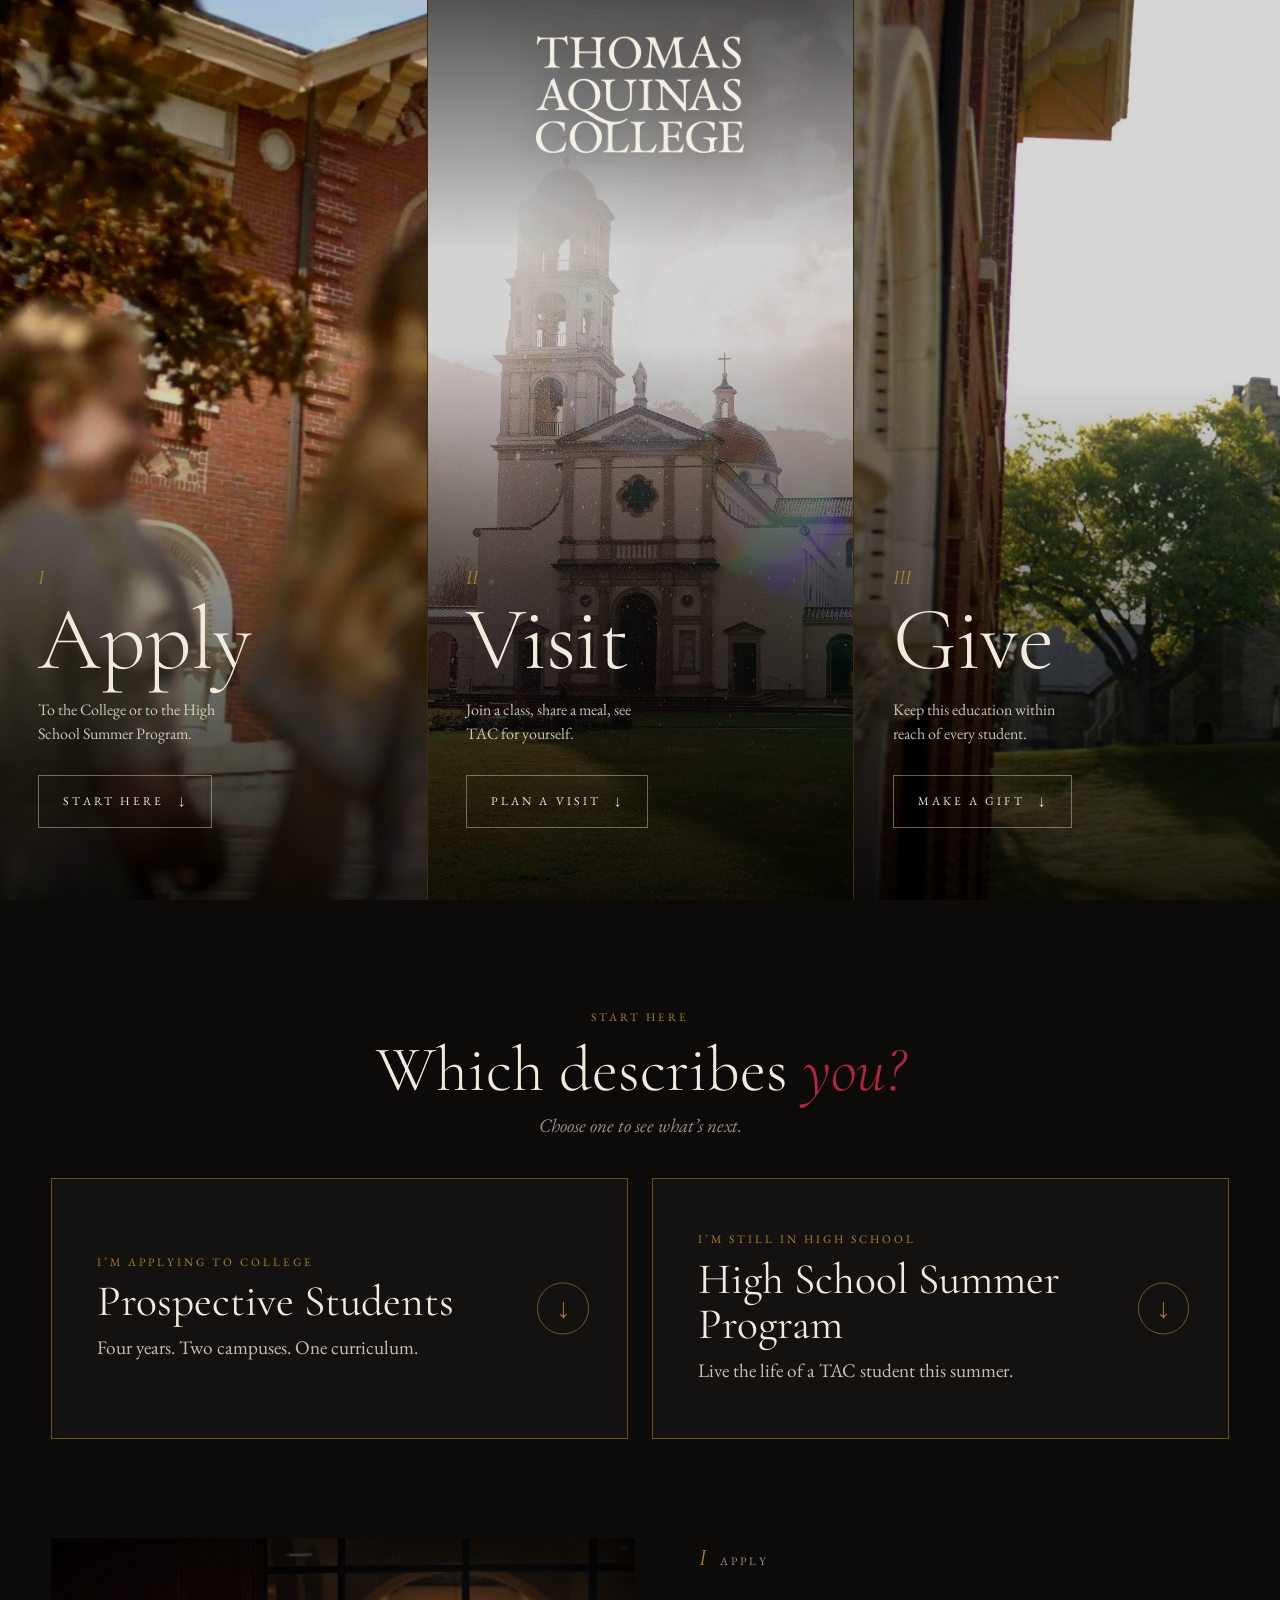
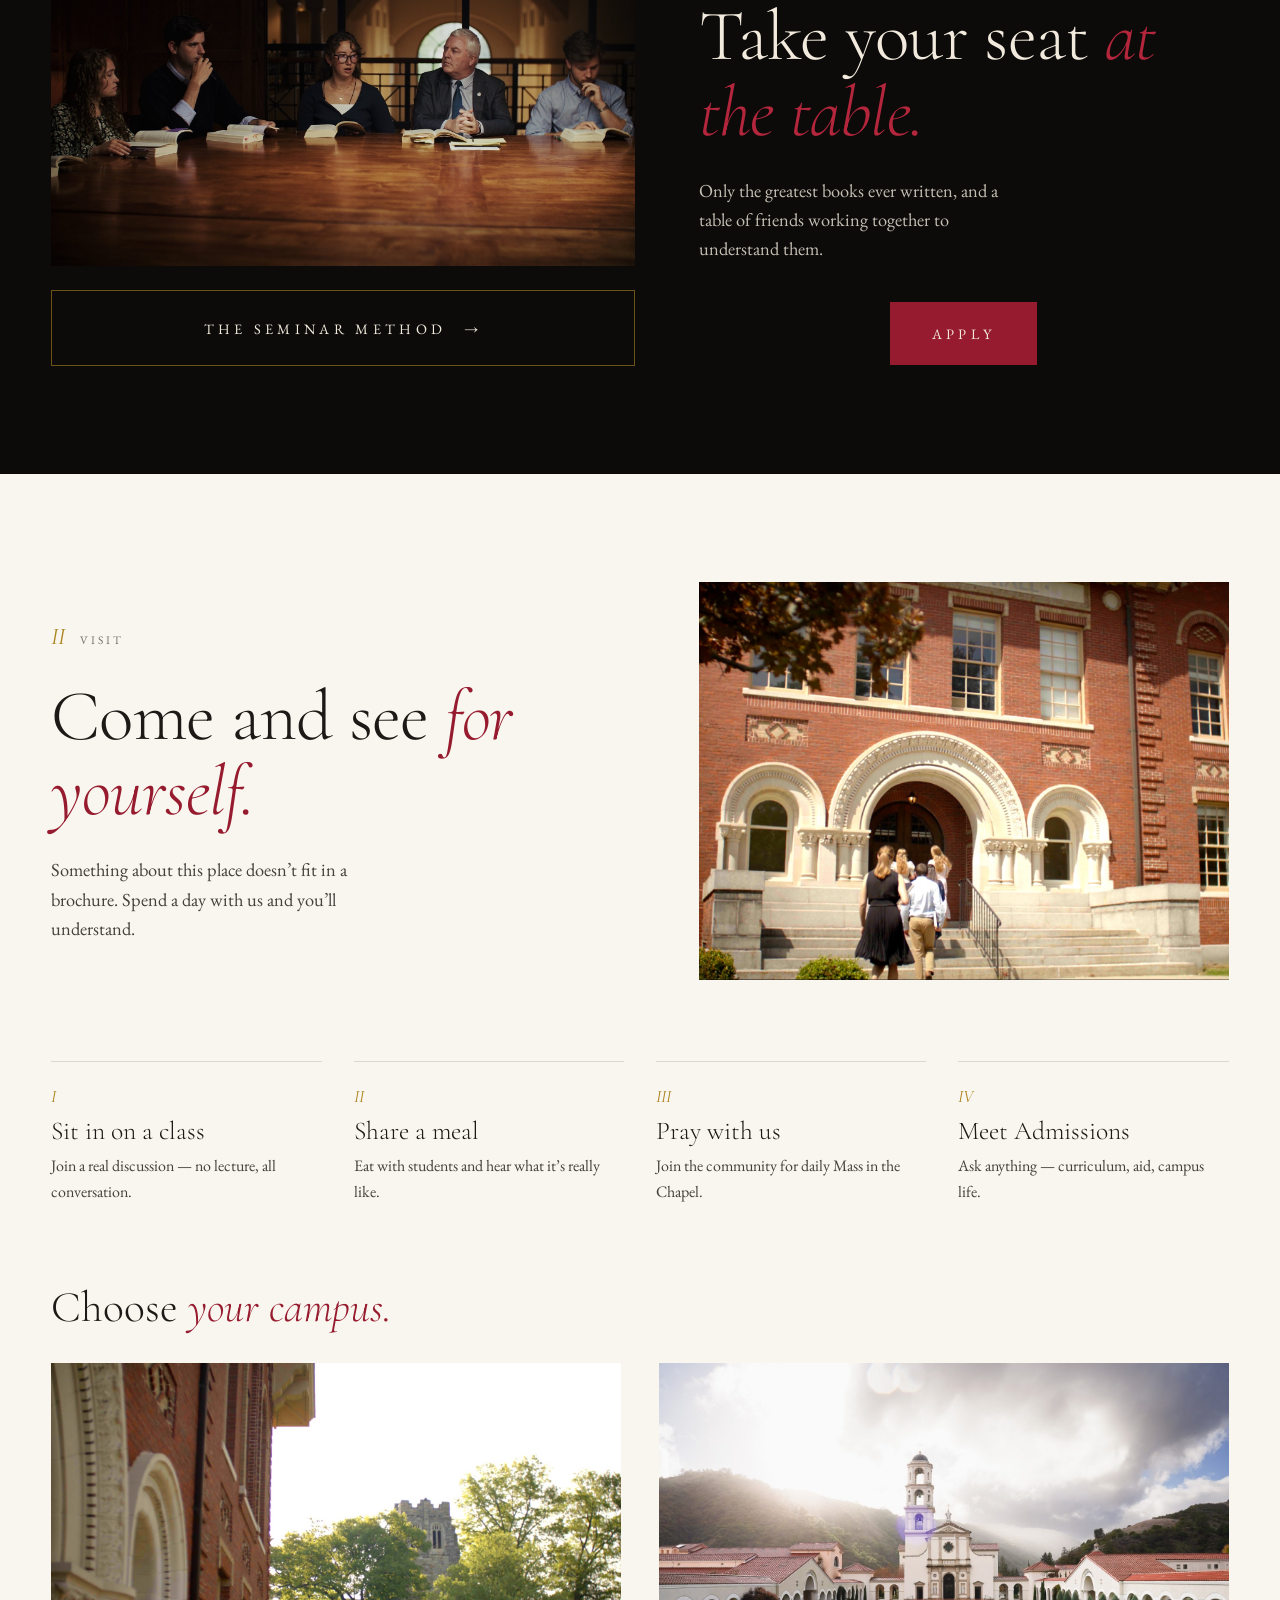
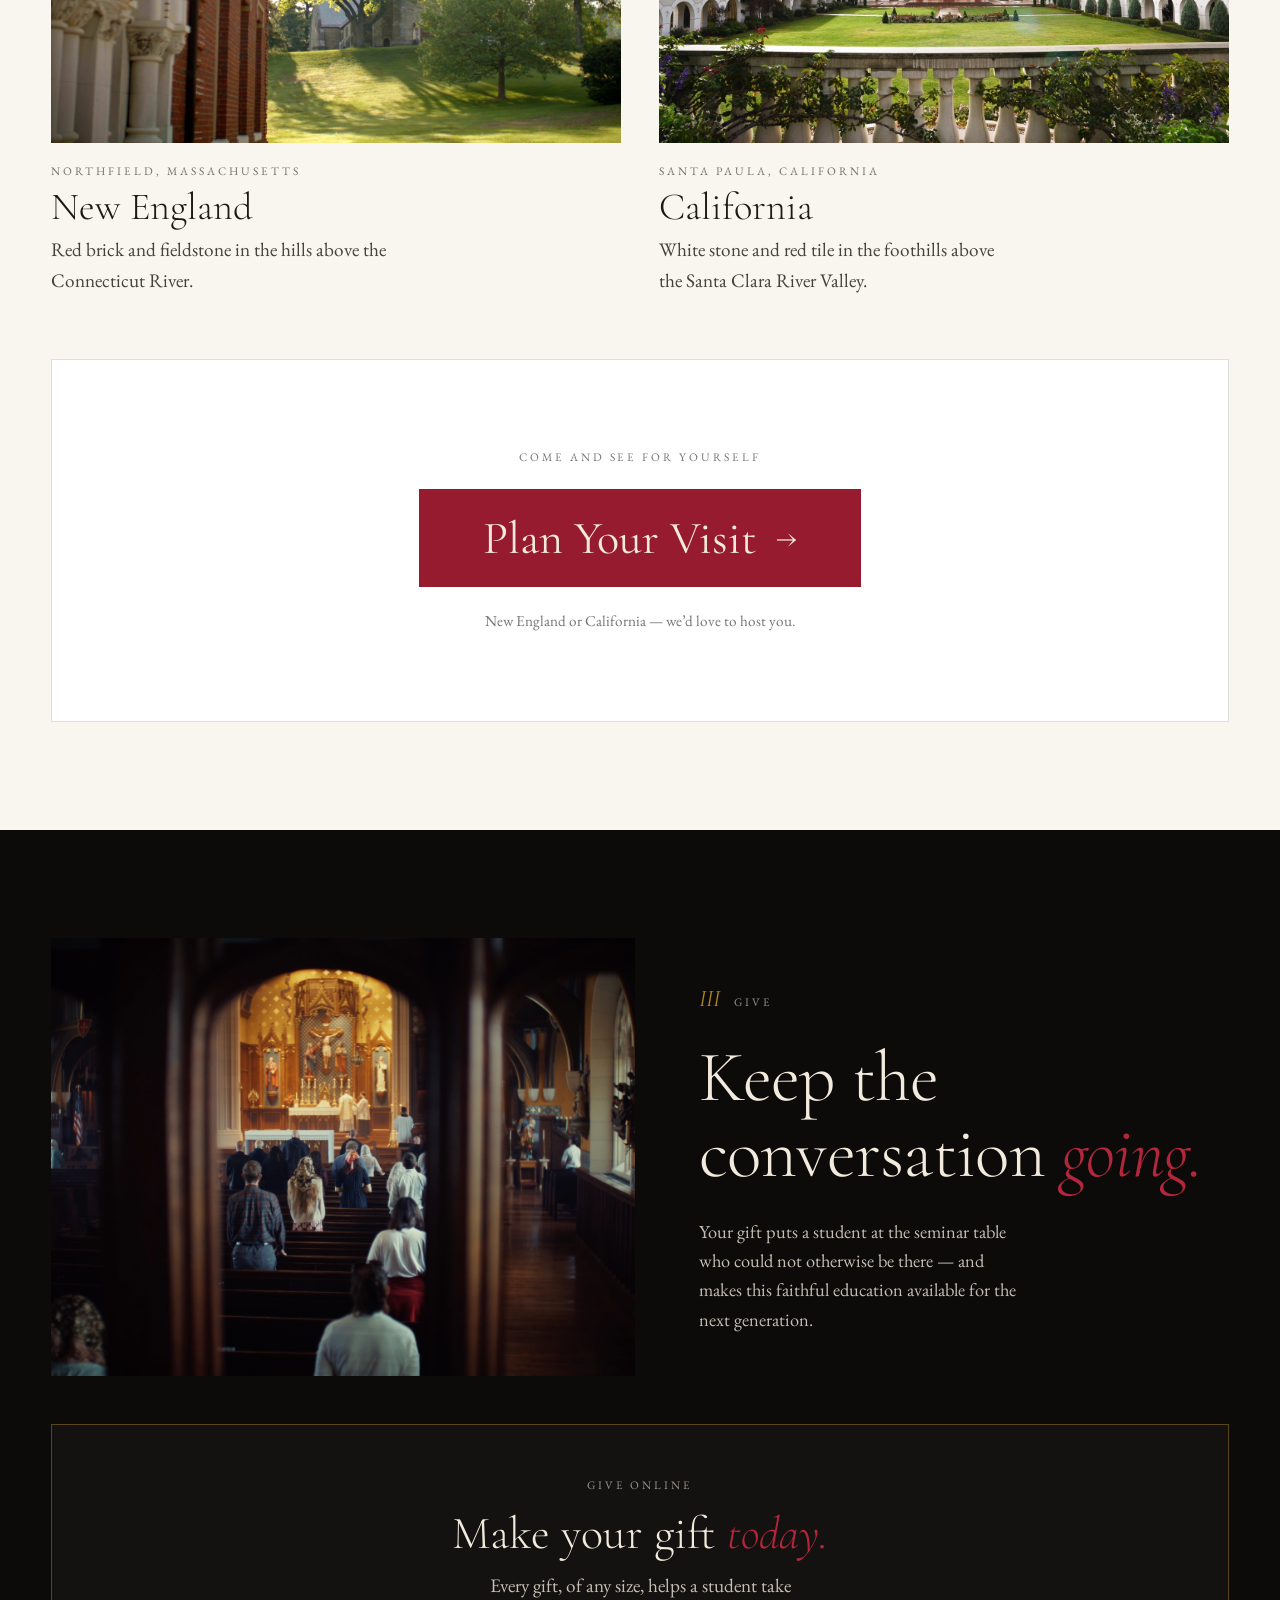
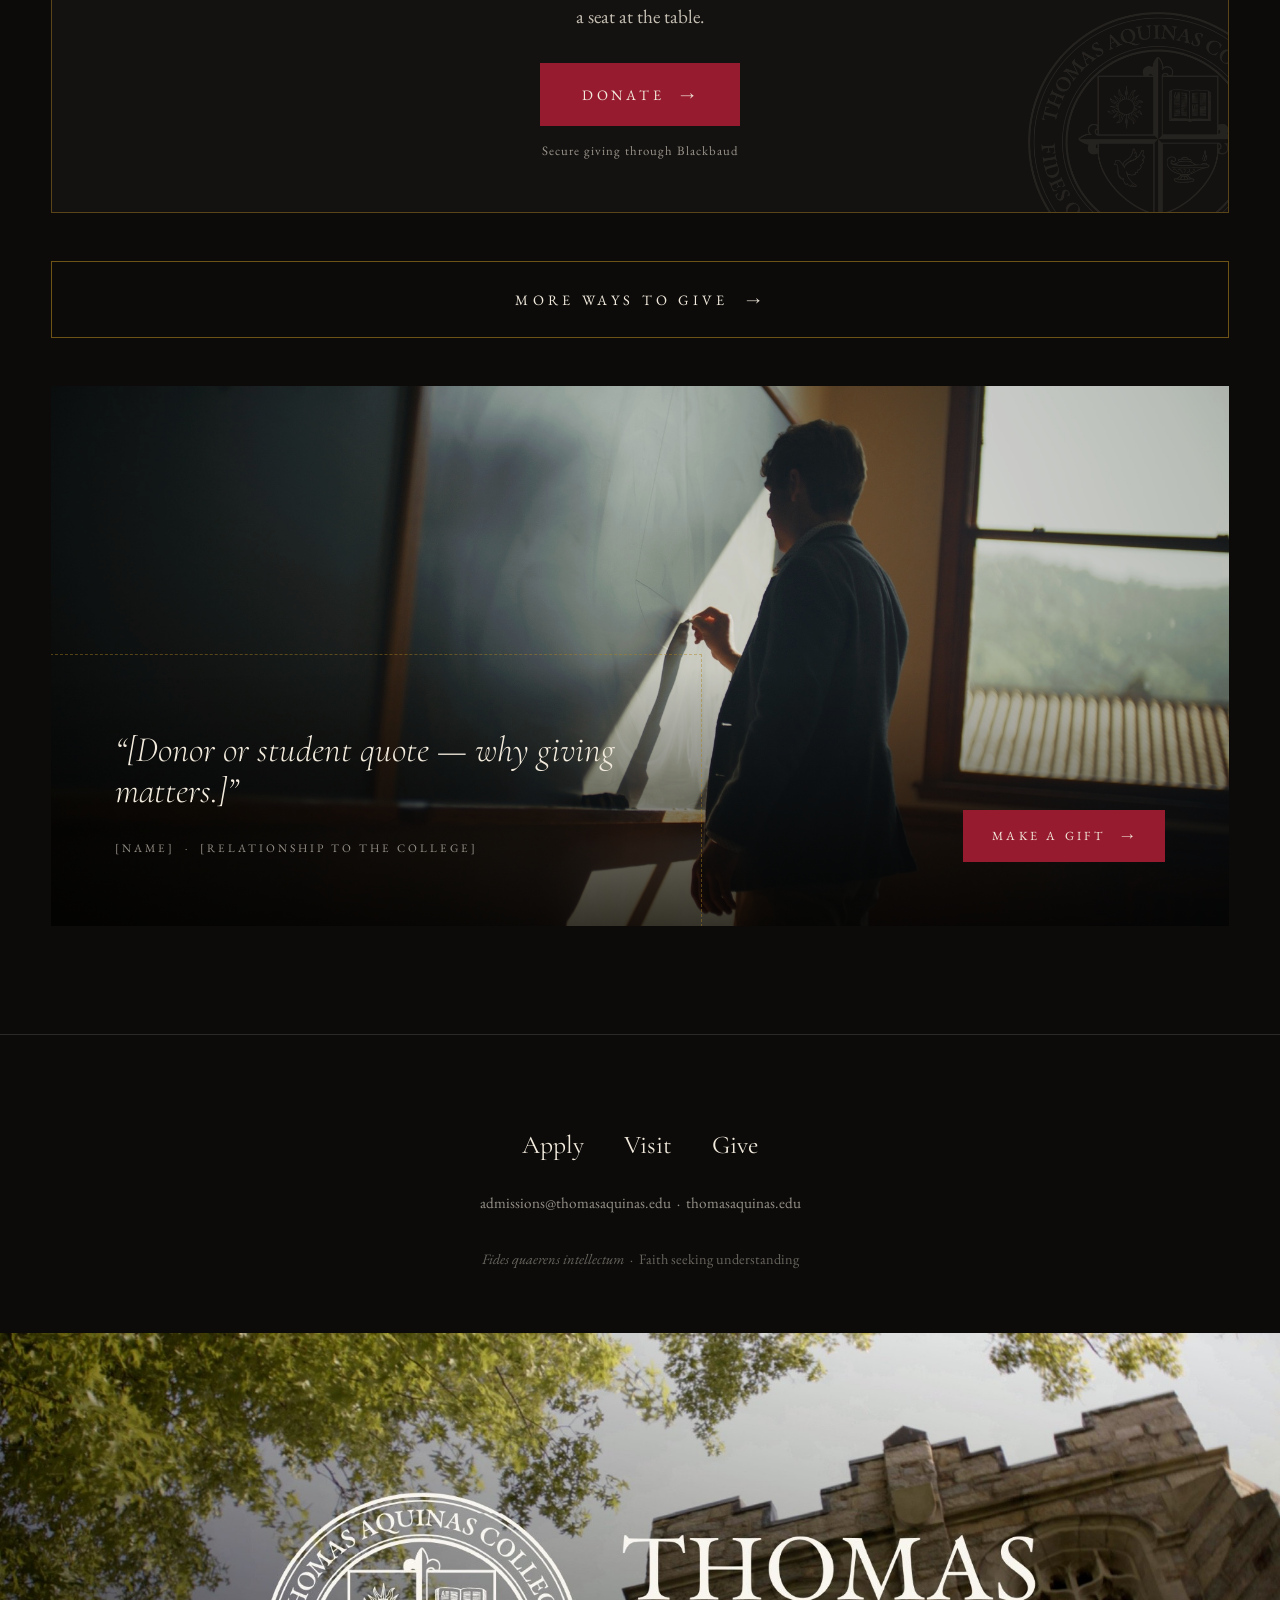
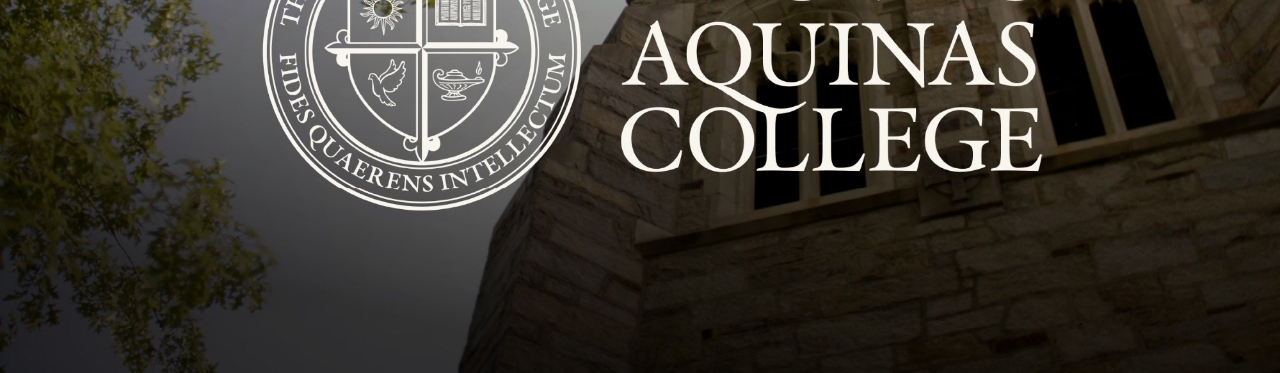
<file: index.html>
<!DOCTYPE html>
<html lang="en" data-page="index">
<head>
  <meta charset="utf-8">
  <meta name="viewport" content="width=device-width, initial-scale=1">
  <title>Apply · Visit · Give · Thomas Aquinas College</title>
  <meta name="description" content="Apply to Thomas Aquinas College or the High School Summer Program, plan a visit to either campus, or give to support the education.">
  <meta name="theme-color" content="#0c0b0a">
  <link rel="icon" href="assets/logo/favicon.png">
  <link rel="preconnect" href="https://fonts.googleapis.com">
  <link rel="preconnect" href="https://fonts.gstatic.com" crossorigin>
  <link href="https://fonts.googleapis.com/css2?family=Cormorant+Garamond:ital,wght@0,300;0,400;0,500;1,300;1,400&family=EB+Garamond:ital,wght@0,400;0,500;1,400&display=swap" rel="stylesheet">
  <link rel="preload" as="image" href="assets/img/ne-students-brick-hall.jpg">
  <link rel="stylesheet" href="styles.css">
  <script>try { if (sessionStorage.getItem('slideBack')) { sessionStorage.removeItem('slideBack'); document.documentElement.classList.add('slide-in-back'); addEventListener('animationend', e => { if (e.target === document.body) document.documentElement.classList.remove('slide-in-back'); }); } } catch (_) {}</script>
</head>
<body>

<a class="skip" href="#apply">Skip to content</a>

<!-- ============ STICKY BAR (appears after the chooser) ============ -->
<header class="bar" id="bar" aria-label="Sections">
  <a class="bar-brand" href="https://www.thomasaquinas.edu" aria-label="Thomas Aquinas College home">
    <img src="assets/logo/wordmark.webp" alt="Thomas Aquinas College" width="1000" height="563">
  </a>
  <nav class="bar-nav">
    <a href="#apply" data-nav="apply">Apply</a>
    <a href="#visit" data-nav="visit">Visit</a>
    <a href="#give" data-nav="give">Give</a>
  </nav>
</header>

<!-- ============ I. THE CHOOSER ============ -->
<section class="chooser" id="top" aria-labelledby="chooser-title">
  <div class="chooser-head">
    <a class="chooser-home" href="https://www.thomasaquinas.edu" aria-label="Thomas Aquinas College home"><img class="chooser-mark" src="assets/logo/wordmark.webp" alt="Thomas Aquinas College" width="1000" height="563"></a>
    <h1 id="chooser-title" class="sr-only">Apply, visit, or give to Thomas Aquinas College</h1>
  </div>

  <nav class="doors" aria-label="Choose: apply, visit, or give">
    <a class="door" href="#apply" data-go="apply">
      <img src="assets/img/ne-students-brick-hall.jpg" alt="" style="object-position: 40% 50%">
      <span class="door-body">
        <span class="door-n">I</span>
        <span class="door-title">Apply</span>
        <span class="door-line">To the College or to the High School Summer Program.</span>
        <span class="door-go">Start here <i aria-hidden="true">↓</i></span>
      </span>
    </a>
    <a class="door" href="#visit" data-go="visit">
      <img src="assets/img/ca-chapel-sunlit.jpg" alt="" style="object-position: 45% 50%">
      <span class="door-body">
        <span class="door-n">II</span>
        <span class="door-title">Visit</span>
        <span class="door-line">Join a class, share a meal, see TAC for yourself.</span>
        <span class="door-go">Plan a visit <i aria-hidden="true">↓</i></span>
      </span>
    </a>
    <a class="door" href="#give" data-go="give">
      <img src="assets/img/ne-tower-lawn.jpg" alt="" style="object-position: 38% 50%">
      <span class="door-body">
        <span class="door-n">III</span>
        <span class="door-title">Give</span>
        <span class="door-line">Keep this education within reach of every student.</span>
        <span class="door-go">Make a gift <i aria-hidden="true">↓</i></span>
      </span>
    </a>
  </nav>
</section>

<main>

<!-- =========================================================
     I. APPLY
     ========================================================= -->
<section class="section" id="apply" aria-labelledby="apply-title">
  <!-- the fork: which applicant are you? -->
  <header class="fork-head reveal">
    <p class="label">Start here</p>
    <h3>Which describes <em>you?</em></h3>
    <p class="fork-hint">Choose one to see what’s next.</p>
  </header>
  <div class="fork reveal" role="tablist" aria-label="Which program are you applying to?">
    <button class="fork-opt" role="tab" id="tab-college" aria-controls="apply-college" aria-selected="false" aria-expanded="false" data-track="college">
      <span class="label">I’m applying to college</span>
      <strong>Prospective Students</strong>
      <span class="fork-sub">Four years. Two campuses. One curriculum.</span>
      <i class="fork-chev" aria-hidden="true">↓</i>
    </button>
    <button class="fork-opt" role="tab" id="tab-summer" aria-controls="apply-summer" aria-selected="false" aria-expanded="false" data-track="summer">
      <span class="label">I’m still in high school</span>
      <strong>High School Summer Program</strong>
      <span class="fork-sub">Live the life of a TAC student this summer.</span>
      <i class="fork-chev" aria-hidden="true">↓</i>
    </button>
  </div>

  <!-- ---- College track ---- -->
  <div class="track" id="apply-college" role="tabpanel" aria-labelledby="tab-college" inert>
  <div class="track-inner">
    <ol class="reasons">
      <li class="reveal"><span class="n">01</span><h3>The books <em>themselves.</em></h3><p>Read the original works of Homer, Euclid, Augustine, and Newton — not summaries.</p></li>
      <li class="reveal"><span class="n">02</span><h3>A real <em>conversation.</em></h3><p>Small classes led by tutors who ask questions, so you learn <em>how</em> to think, not <em>what</em> to think.</p></li>
      <li class="reveal"><span class="n">03</span><h3>Faith at <em>the center.</em></h3><p>Daily Mass, beautiful chapels, and a community that takes both reason and faith seriously.</p></li>
    </ol>

    <figure class="video reveal">
      <div class="video-frame">
        <iframe src="https://www.youtube.com/embed/z_0h_mgz4IE?si=OpR_Ee_Hho1Y0RcT" title="Thomas Aquinas College" loading="lazy" frameborder="0" allow="accelerometer; autoplay; clipboard-write; encrypted-media; gyroscope; picture-in-picture; web-share" referrerpolicy="strict-origin-when-cross-origin" allowfullscreen></iframe>
      </div>
    </figure>

    <div class="proof reveal">
      <figure class="proof-media"><img loading="lazy" src="assets/img/ne-seminar-table.jpg" alt="Students and a tutor around a long seminar table in a sunlit classroom"></figure>
      <blockquote class="proof-quote is-placeholder">
        <p>“[Student testimonial — one or two sentences on why they chose TAC.]”</p>
        <cite class="label">[Name], Class of [Year] &nbsp;·&nbsp; [Campus]</cite>
      </blockquote>
    </div>

    <div class="steps-wrap">
      <h3 class="steps-title reveal">Applying is <em>simple.</em></h3>
      <ol class="steps">
        <li class="reveal"><span>i.</span><strong>Start your application</strong><p>Tell us about yourself — it takes a few minutes to begin.</p></li>
        <li class="reveal"><span>ii.</span><strong>Write your essays</strong><p>We want to know how you think, not just what you’ve done.</p></li>
        <li class="reveal"><span>iii.</span><strong>Hear from us</strong><p>An admissions counselor walks with you through every step, including financial aid.</p></li>
      </ol>
    </div>

    <div class="apply-cta reveal" id="form-college">
      <p class="label">Your seat is waiting</p>
      <a class="btn-apply" href="https://admissions.thomasaquinas.edu/apply/">Apply Now! <span aria-hidden="true">→</span></a>
      <p class="apply-note">Takes just a few minutes to begin.</p>
    </div>
  </div>
  </div>

  <!-- ---- Summer program track ---- -->
  <div class="track" id="apply-summer" role="tabpanel" aria-labelledby="tab-summer" inert>
  <div class="track-inner">
    <div class="summer-head reveal">
      <img class="hssp-logo" src="assets/logo/hssp-logo-parchment.webp" alt="High School Great Books Programs · Thomas Aquinas College" width="2000" height="888" loading="lazy">
      <div>
        <h3>A summer <em>like no other.</em></h3>
        <p>Read great books, join real classes, pray in the chapel, and make friends who think deeply — before you ever choose a college.</p>
      </div>
    </div>

    <ol class="reasons">
      <li class="reveal"><span class="n">01</span><h3>Experience the <em>real thing.</em></h3><p>Read and discuss the same authors TAC students do, in classes led by college tutors.</p></li>
      <li class="reveal"><span class="n">02</span><h3>Explore <em>campus.</em></h3><p>Live in our residence halls, attend daily Mass, share meals and evenings filled with conversation.</p></li>
      <li class="reveal"><span class="n">03</span><h3>Leave <em>changed.</em></h3><p>Go home with friendships, sharper thinking, and a clear sense of what college could be.</p></li>
    </ol>

    <figure class="video reveal">
      <div class="video-frame">
        <iframe src="https://www.youtube.com/embed/XkHhFwupEqw?si=1sd3pKo7rrJoxeaD" title="High School Summer Program at Thomas Aquinas College" loading="lazy" frameborder="0" allow="accelerometer; autoplay; clipboard-write; encrypted-media; gyroscope; picture-in-picture; web-share" referrerpolicy="strict-origin-when-cross-origin" allowfullscreen></iframe>
      </div>
    </figure>

    <div class="proof proof-reverse reveal">
      <figure class="proof-media"><img loading="lazy" src="assets/img/ca-hssp-outdoor-mass.jpg" alt="A priest elevates the chalice at an outdoor Mass in the California foothills as high school students kneel in the foreground" style="object-position: 50% 50%"></figure>
      <blockquote class="proof-quote is-placeholder">
        <p>“[Summer Program alum quote — what the experience meant to them.]”</p>
        <cite class="label">[Name], HSSP [Year]</cite>
      </blockquote>
    </div>

    <dl class="facts reveal">
      <div><dt class="label">Who</dt><dd>Rising high school seniors</dd><p class="facts-note">Applying now? You’re a junior this year.</p></div>
      <div><dt class="label">When · Summer 2027</dt><dd>California<br>July 5–18 · July 25–Aug 1</dd><dd>New England<br>July 11–24 · Aug 1–8</dd></div>
      <div><dt class="label">Where</dt><dd>Santa Paula, California</dd><dd>Northfield, Massachusetts</dd></div>
      <div><dt class="label">Tuition &amp; deadline</dt><dd>$600 one week<br>$975 two weeks</dd><p class="facts-note">Rolling admissions. The first 30 accepted to each program save $200–$400.</p></div>
    </dl>

    <div class="apply-cta apply-cta-solo reveal" id="form-summer">
      <p class="label">Your summer starts here</p>
      <a class="btn-apply" href="https://www.thomasaquinas.edu/admissions/summerprograms">Apply Now! <span aria-hidden="true">→</span></a>
      <p class="apply-note">High School Summer Program</p>
    </div>
  </div>
  </div>

  <div class="intro">
    <div class="intro-media-col reveal">
      <figure class="intro-media">
        <img loading="lazy" src="assets/img/ne-seminar-tutor.jpg" alt="Students and a tutor in discussion around a long wooden seminar table, books open before them">
      </figure>
      <a class="btn-more btn-seminar" href="seminar.html" data-slide>The Seminar Method <span aria-hidden="true">→</span></a>
    </div>
    <div class="intro-text reveal">
      <p class="mark"><span class="roman">I</span><span class="label">Apply</span></p>
      <h2 id="apply-title">Take your seat <em>at the table.</em></h2>
      <p class="lede">Only the greatest books ever written, and a table of friends working together to understand them.</p>
      <a class="btn-solid intro-apply" href="https://admissions.thomasaquinas.edu/apply/">Apply</a>
    </div>
  </div>

</section>

<!-- =========================================================
     II. VISIT
     ========================================================= -->
<div class="band light">
<section class="section" id="visit" aria-labelledby="visit-title">
  <div class="intro intro-reverse">
    <figure class="intro-media reveal">
      <img loading="lazy" src="assets/img/ne-hall-steps-wide.jpg" alt="Students climbing the stone steps into a red-brick hall on the New England campus">
    </figure>
    <div class="intro-text reveal">
      <p class="mark"><span class="roman">II</span><span class="label">Visit</span></p>
      <h2 id="visit-title">Come and see <em>for yourself.</em></h2>
      <p class="lede">Something about this place doesn’t fit in a brochure. Spend a day with us and you’ll understand.</p>
    </div>
  </div>

  <ol class="day reveal" aria-label="What a visit includes">
    <li><span class="n">I</span><h3>Sit in on a class</h3><p>Join a real discussion — no lecture, all conversation.</p></li>
    <li><span class="n">II</span><h3>Share a meal</h3><p>Eat with students and hear what it’s really like.</p></li>
    <li><span class="n">III</span><h3>Pray with us</h3><p>Join the community for daily Mass in the Chapel.</p></li>
    <li><span class="n">IV</span><h3>Meet Admissions</h3><p>Ask anything — curriculum, aid, campus life.</p></li>
  </ol>

  <h3 class="pick-title reveal">Choose <em>your campus.</em></h3>
  <div class="campuses">
    <article class="campus reveal">
      <figure><img loading="lazy" src="assets/img/ne-hero-arcade.jpg" alt="A stone arcade framing green lawns and a chapel tower on the New England campus"></figure>
      <p class="label">Northfield, Massachusetts</p>
      <h4>New England</h4>
      <p>Red brick and fieldstone in the hills above the Connecticut River.</p>
    </article>
    <article class="campus reveal">
      <figure><img loading="lazy" src="assets/img/ca-quad-balustrade.jpg" alt="The chapel and academic quadrangle of the California campus, seen across a stone balustrade beneath breaking clouds"></figure>
      <p class="label">Santa Paula, California</p>
      <h4>California</h4>
      <p>White stone and red tile in the foothills above the Santa Clara River Valley.</p>
    </article>
  </div>

  <div class="apply-cta apply-cta-solo apply-cta-light reveal" id="form-visit">
    <p class="label">Come and see for yourself</p>
    <a class="btn-apply" href="https://www.thomasaquinas.edu/visit">Plan Your Visit <span aria-hidden="true">→</span></a>
    <p class="apply-note">New England or California — we’d love to host you.</p>
  </div>
</section>
</div>

<!-- =========================================================
     III. GIVE
     ========================================================= -->
<section class="section" id="give" aria-labelledby="give-title">
  <div class="intro">
    <figure class="intro-media reveal">
      <img src="assets/img/ne-mass-through-arches.jpg" alt="Students at Mass, seen through the dark wooden arches of the chapel">
    </figure>
    <div class="intro-text reveal">
      <p class="mark"><span class="roman">III</span><span class="label">Give</span></p>
      <h2 id="give-title">Keep the conversation <em>going.</em></h2>
      <p class="lede">Your gift puts a student at the seminar table who could not otherwise be there — and makes this faithful education available for the next generation.</p>
    </div>
  </div>

  <div class="give-grid give-grid-solo">
    <div class="give-card reveal" id="give-widget">
      <img class="give-seal" src="assets/logo/seal.webp" alt="" aria-hidden="true" loading="lazy">
      <p class="label">Give online</p>
      <h3>Make your gift <em>today.</em></h3>
      <p>Every gift, of any size, helps a student take a seat at the table.</p>
      <!-- Blackbaud Online Giving: every donate button needs this attribute -->
      <button class="btn-donate" type="button" data-blackbaud-optimized-form-id="052db265-f27c-4167-a5ba-c83dec794771">Donate <span aria-hidden="true">→</span></button>
      <p class="give-secure">Secure giving through Blackbaud</p>
    </div>
  </div>

  <a class="btn-more reveal" href="https://www.thomasaquinas.edu/giving">More ways to give <span aria-hidden="true">→</span></a>

  <figure class="give-quote reveal">
    <img src="assets/img/ca-chalkboard.jpg" alt="A tutor sketches a geometric proof on a chalkboard as sunlight falls across it">
    <blockquote class="is-placeholder">
      <p>“[Donor or student quote — why giving matters.]”</p>
      <cite class="label">[Name] &nbsp;·&nbsp; [Relationship to the College]</cite>
    </blockquote>
    <button class="btn-donate btn-donate-sm" type="button" data-blackbaud-optimized-form-id="052db265-f27c-4167-a5ba-c83dec794771">Make a Gift <span aria-hidden="true">→</span></button>
  </figure>
</section>

</main>

<footer class="footer">
  <nav class="footer-nav" aria-label="Footer">
    <a href="#apply">Apply</a><a href="#visit">Visit</a><a href="#give">Give</a>
  </nav>
  <p class="footer-contact"><a href="mailto:admissions@thomasaquinas.edu">admissions@thomasaquinas.edu</a> &nbsp;·&nbsp; <a href="https://thomasaquinas.edu" target="_blank" rel="noopener">thomasaquinas.edu</a></p>
  <p class="motto"><em>Fides quaerens intellectum</em> &nbsp;·&nbsp; Faith seeking understanding</p>
</footer>

<figure class="closing-banner">
  <img src="assets/img/tac-banner.jpg" alt="The Thomas Aquinas College seal and wordmark over a stone tower framed by trees" width="2000" height="1000" loading="lazy">
</figure>

<script src="main.js"></script>
<!-- Blackbaud Online Giving loader -->
<script src="https://sky.blackbaudcdn.net/static/og-web-loader/1/main.js" data-envid="p-I9g25fCYuECEg8XCgJMl1A" data-zone="usa"></script>
</body>
</html>
</file>
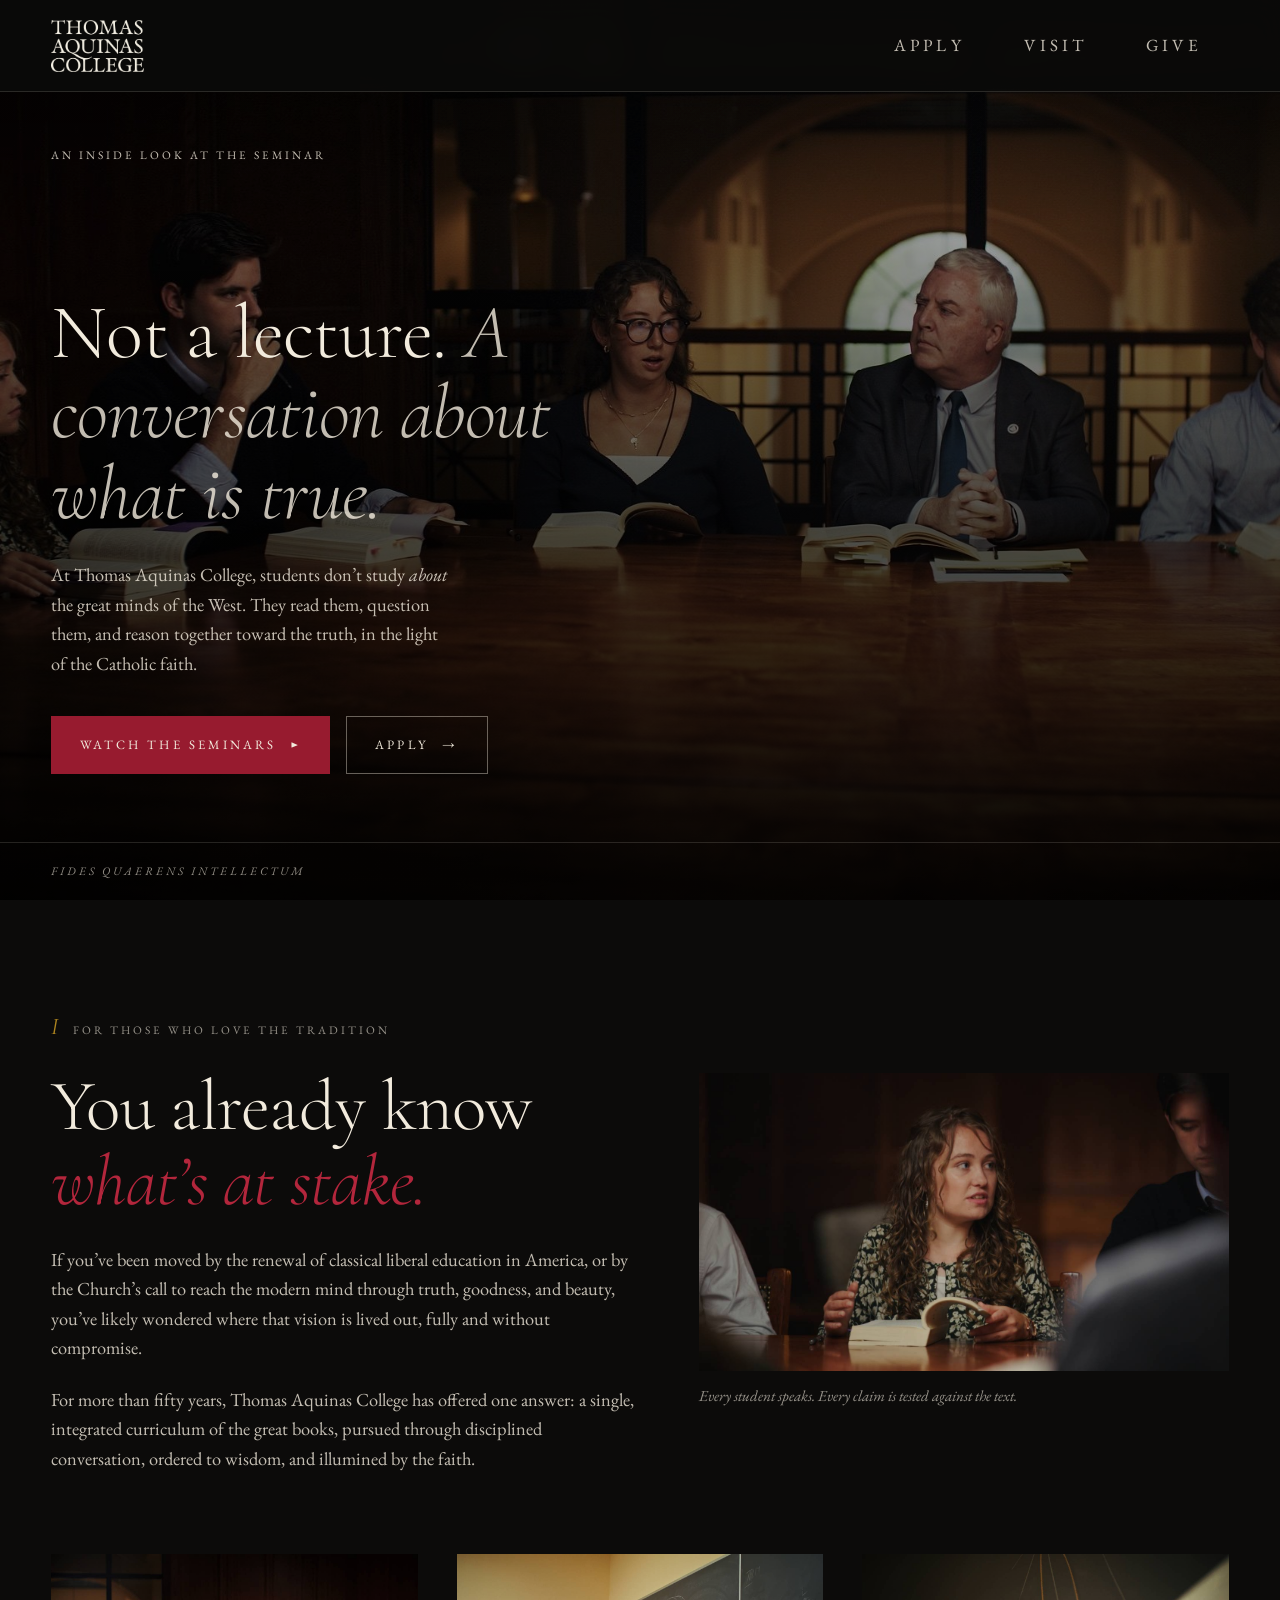
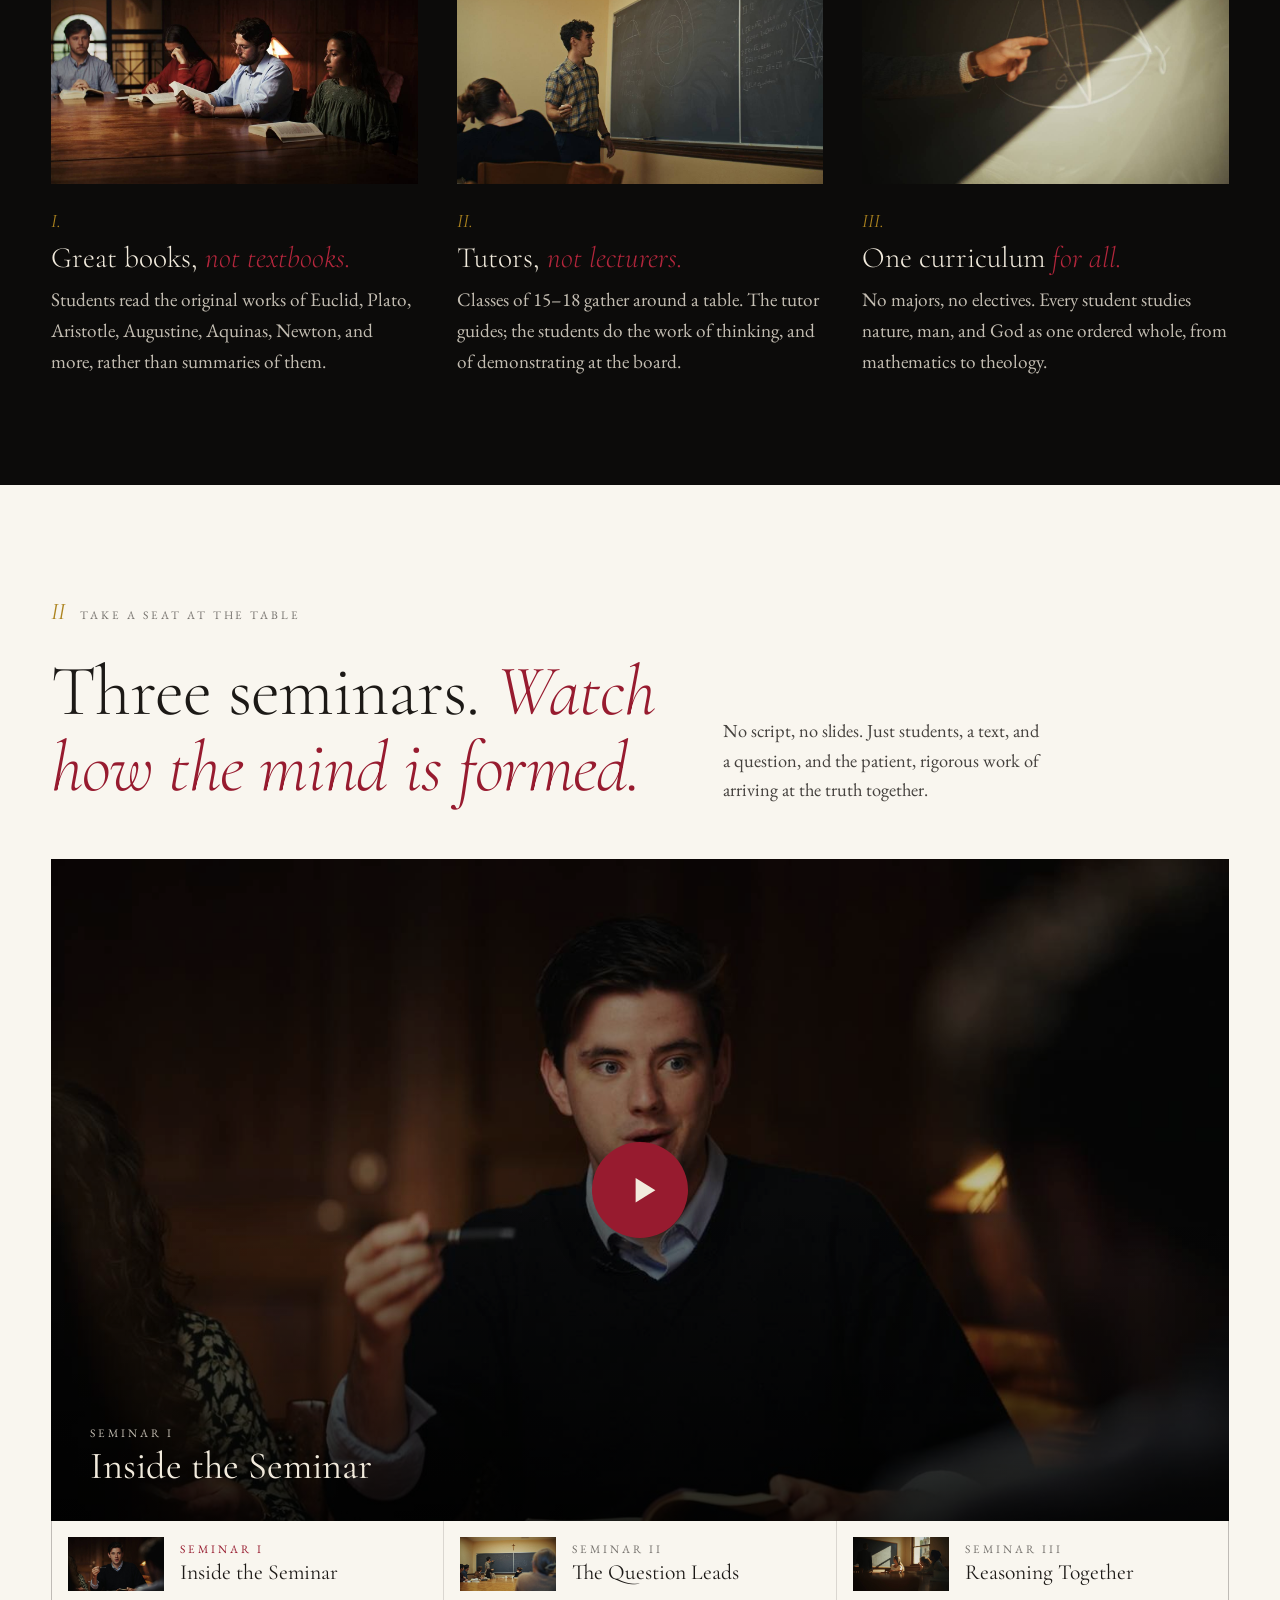
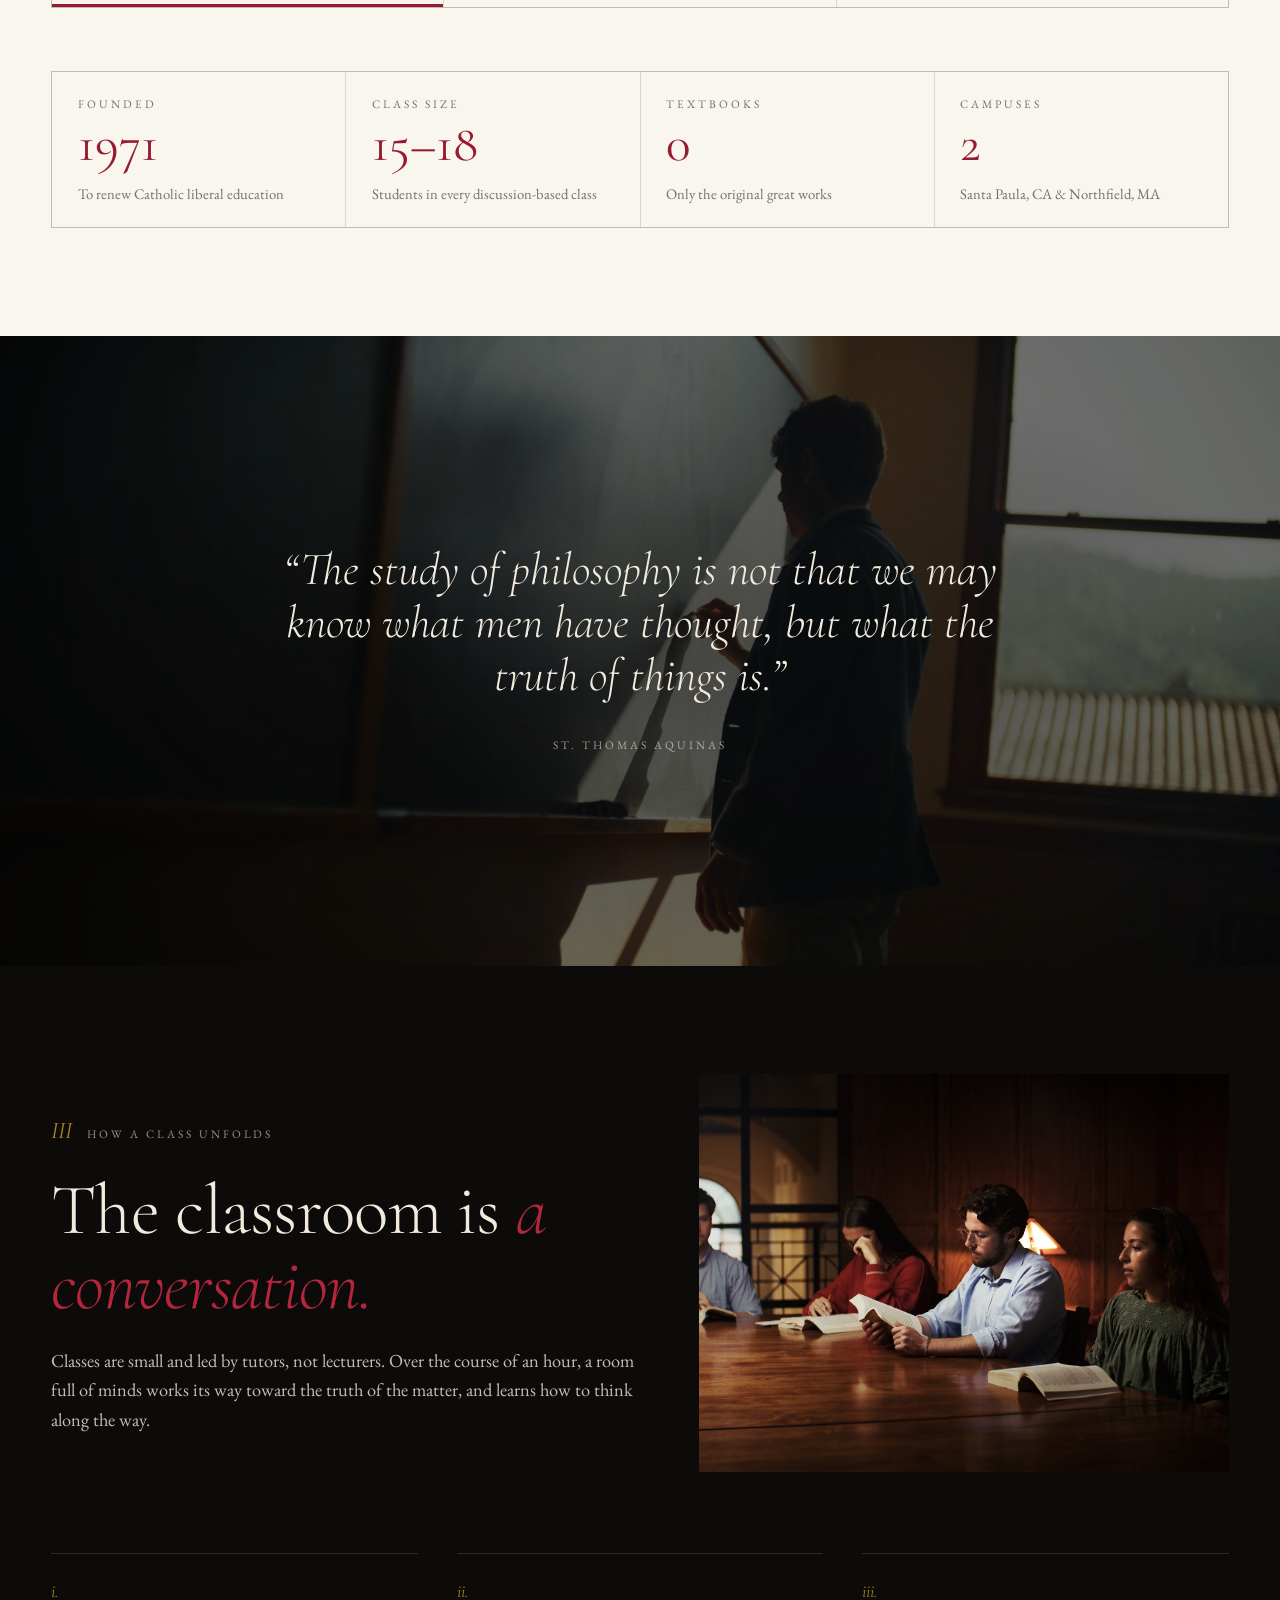
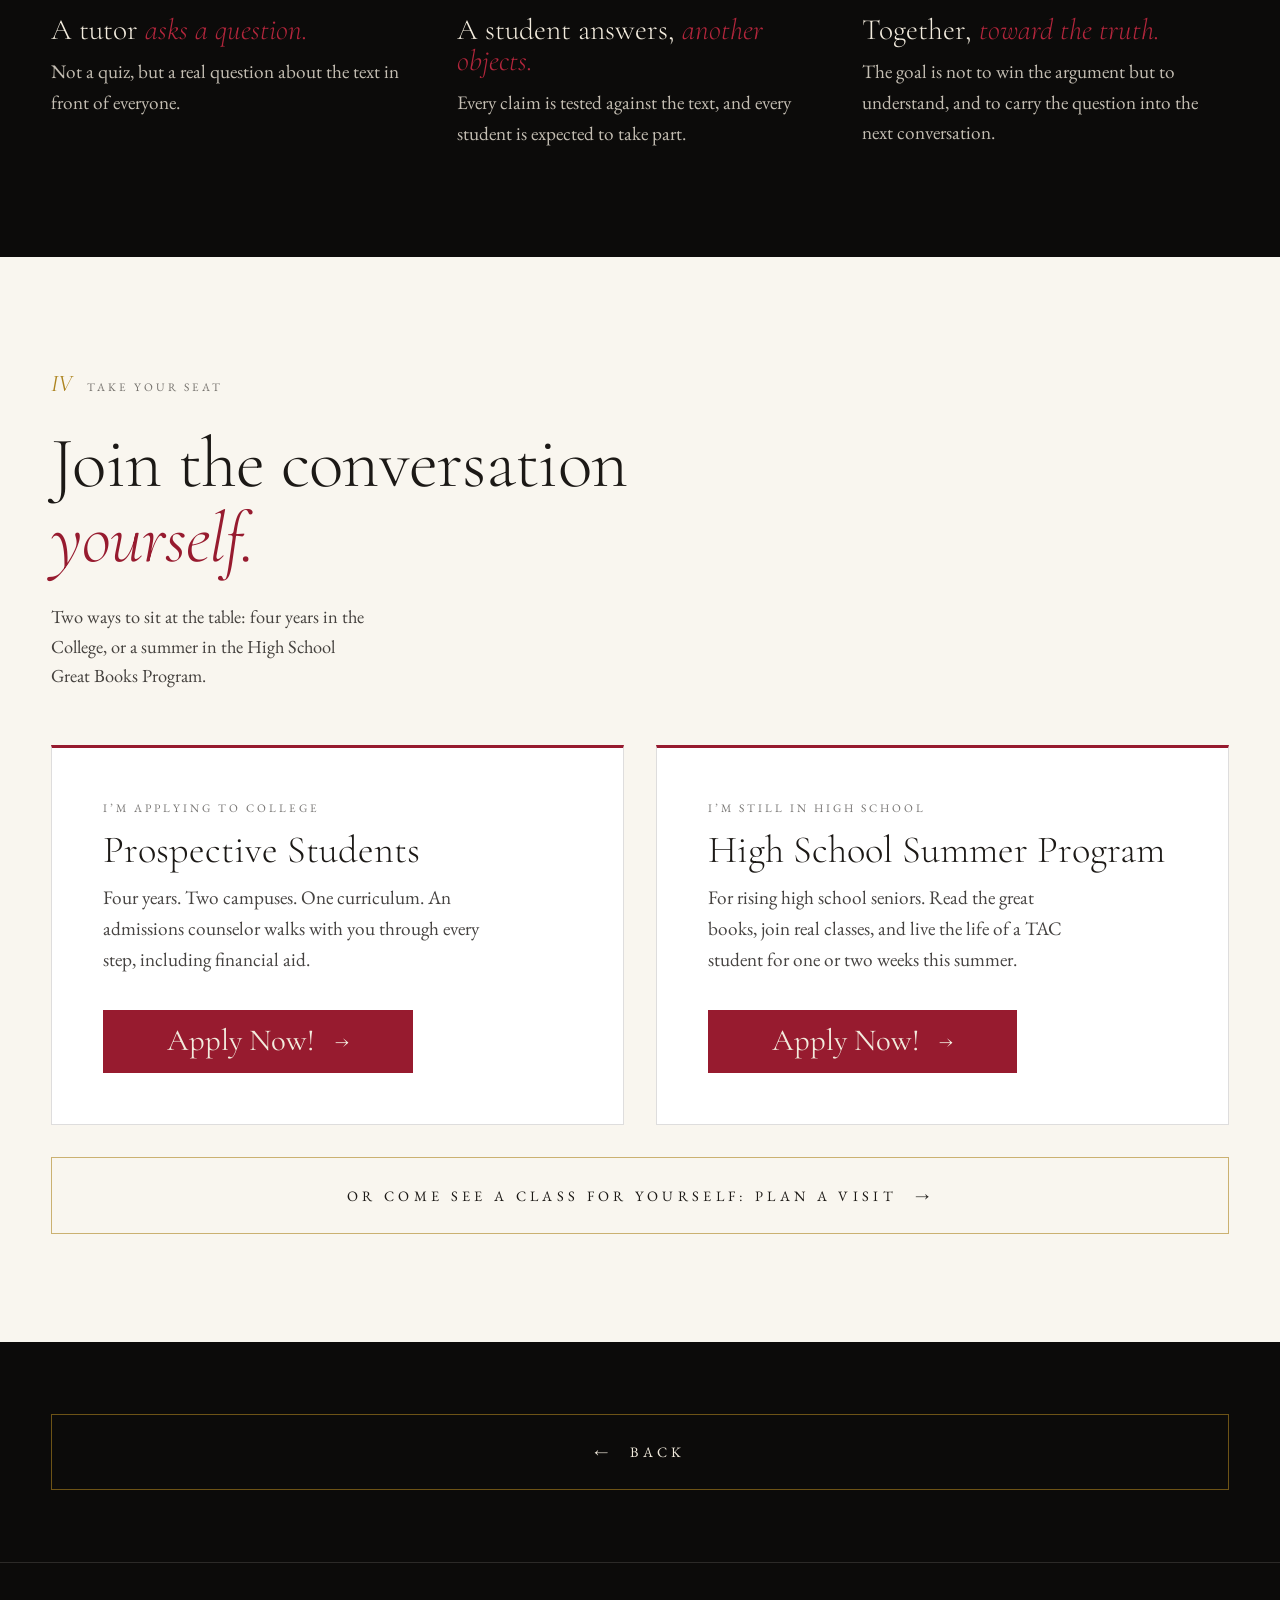
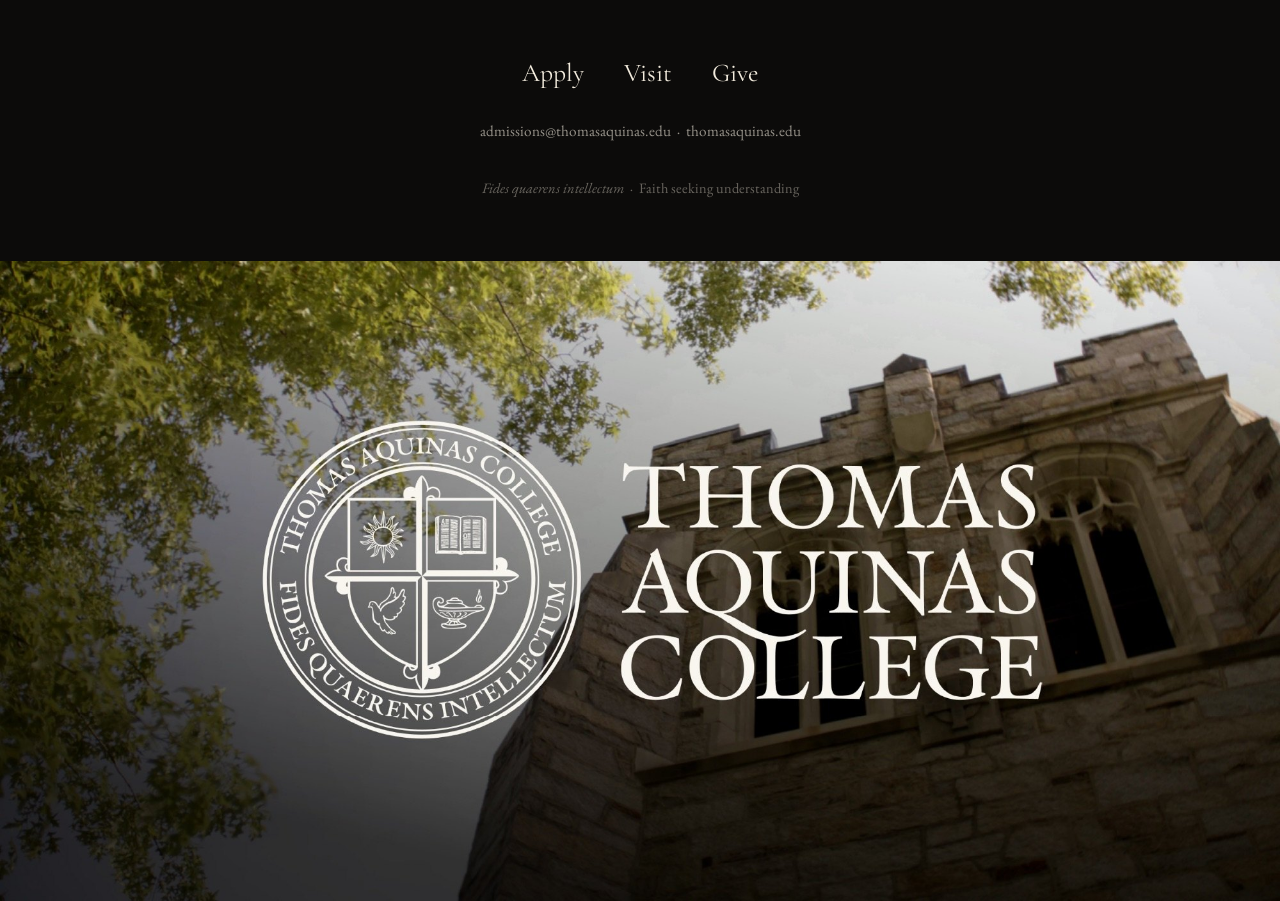
<file: seminar.html>
<!DOCTYPE html>
<html lang="en" data-page="seminar">
<head>
  <meta charset="utf-8">
  <meta name="viewport" content="width=device-width, initial-scale=1">
  <title>The Seminar Method · Thomas Aquinas College</title>
  <meta name="description" content="Not a lecture, but a conversation about what is true. See how the seminar works at Thomas Aquinas College, and apply to the College or the High School Summer Program.">
  <meta name="theme-color" content="#0c0b0a">
  <link rel="icon" href="assets/logo/favicon.png">
  <link rel="preconnect" href="https://fonts.googleapis.com">
  <link rel="preconnect" href="https://fonts.gstatic.com" crossorigin>
  <link href="https://fonts.googleapis.com/css2?family=Cormorant+Garamond:ital,wght@0,300;0,400;0,500;1,300;1,400&family=EB+Garamond:ital,wght@0,400;0,500;1,400&display=swap" rel="stylesheet">
  <link rel="preload" as="image" href="assets/img/ne-seminar-tutor.jpg">
  <link rel="stylesheet" href="styles.css">
  <script>try { if (sessionStorage.getItem('slideIn')) { sessionStorage.removeItem('slideIn'); document.documentElement.classList.add('slide-in'); addEventListener('animationend', e => { if (e.target === document.body) document.documentElement.classList.remove('slide-in'); }); } } catch (_) {}</script>
</head>
<body class="seminar-page">

<a class="skip" href="#main">Skip to content</a>

<header class="bar is-on" id="bar" aria-label="Sections">
  <a class="bar-brand" href="https://www.thomasaquinas.edu" aria-label="Thomas Aquinas College home">
    <img src="assets/logo/wordmark.webp" alt="Thomas Aquinas College" width="1000" height="563">
  </a>
  <nav class="bar-nav">
    <a href="index.html#apply">Apply</a>
    <a href="index.html#visit">Visit</a>
    <a href="index.html#give">Give</a>
  </nav>
</header>

<!-- ============ HERO ============ -->
<section class="sem-hero" id="top">
  <img src="assets/img/ne-seminar-tutor.jpg" alt="Students and a tutor in discussion around a seminar table">
  <p class="sem-kicker label">An inside look at the seminar</p>
  <div class="sem-hero-body">
    <h1>Not a lecture. <em>A conversation about what is true.</em></h1>
    <p class="lede">At Thomas Aquinas College, students don’t study <em>about</em> the great minds of the West. They read them, question them, and reason together toward the truth, in the light of the Catholic faith.</p>
    <div class="sem-ctas">
      <a class="btn-solid" href="#seminars">Watch the seminars <span aria-hidden="true">▶</span></a>
      <a class="btn-line" href="#apply-now">Apply <span aria-hidden="true">→</span></a>
    </div>
  </div>
  <p class="sem-motto label"><span><em>Fides quaerens intellectum</em></span></p>
</section>

<main id="main">

<!-- ============ I. WHY IT MATTERS ============ -->
<section class="section" aria-labelledby="intro-title">
  <div class="intro">
    <div class="intro-text reveal">
      <p class="mark"><span class="roman">I</span><span class="label">For those who love the tradition</span></p>
      <h2 id="intro-title">You already know <em>what’s at stake.</em></h2>
      <p class="lede">If you’ve been moved by the renewal of classical liberal education in America, or by the Church’s call to reach the modern mind through truth, goodness, and beauty, you’ve likely wondered where that vision is lived out, fully and without compromise.</p>
      <p class="sem-p">For more than fifty years, Thomas Aquinas College has offered one answer: a single, integrated curriculum of the great books, pursued through disciplined conversation, ordered to wisdom, and illumined by the faith.</p>
    </div>
    <figure class="intro-media reveal">
      <img loading="lazy" src="assets/img/seminar/student-speaks.jpg" alt="A student makes a point during seminar">
      <figcaption class="sem-cap">Every student speaks. Every claim is tested against the text.</figcaption>
    </figure>
  </div>

  <ol class="sem-pillars">
    <li class="reveal">
      <figure><img loading="lazy" src="assets/img/seminar/reading-table.jpg" alt="Students reading original texts at a seminar table"></figure>
      <span class="n">I.</span><h3>Great books, <em>not textbooks.</em></h3>
      <p>Students read the original works of Euclid, Plato, Aristotle, Augustine, Aquinas, Newton, and more, rather than summaries of them.</p>
    </li>
    <li class="reveal">
      <figure><img loading="lazy" src="assets/img/seminar/chalkboard-demo.jpg" alt="A student demonstrates a proposition at the chalkboard"></figure>
      <span class="n">II.</span><h3>Tutors, <em>not lecturers.</em></h3>
      <p>Classes of 15–18 gather around a table. The tutor guides; the students do the work of thinking, and of demonstrating at the board.</p>
    </li>
    <li class="reveal">
      <figure><img loading="lazy" src="assets/img/seminar/geometry-hand.jpg" alt="A hand tracing a geometric figure on a chalkboard"></figure>
      <span class="n">III.</span><h3>One curriculum <em>for all.</em></h3>
      <p>No majors, no electives. Every student studies nature, man, and God as one ordered whole, from mathematics to theology.</p>
    </li>
  </ol>
</section>

<!-- ============ II. THE SEMINARS ============ -->
<div class="band light">
<section class="section" id="seminars" aria-labelledby="sem-title">
  <div class="sem-head reveal">
    <div>
      <p class="mark"><span class="roman">II</span><span class="label">Take a seat at the table</span></p>
      <h2 id="sem-title">Three seminars. <em>Watch how the mind is formed.</em></h2>
    </div>
    <p class="lede">No script, no slides. Just students, a text, and a question, and the patient, rigorous work of arriving at the truth together.</p>
  </div>

  <div class="reveal">
    <div class="player" id="player">
      <button class="poster" id="poster" type="button" aria-label="Play video">
        <img id="posterImg" src="assets/img/seminar/sem1-poster.jpg" alt="">
        <span class="play" aria-hidden="true"><svg viewBox="0 0 24 24"><path d="M7 4v16l13-8z"/></svg></span>
        <span class="poster-cap"><span class="label" id="capNum">Seminar I</span><strong id="capTitle">Inside the Seminar</strong></span>
      </button>
    </div>
    <div class="tabs" role="tablist" aria-label="Choose a seminar">
      <button class="tab" role="tab" type="button" aria-selected="true" data-id="_6S8Enu8Y8g" data-n="Seminar I" data-t="Inside the Seminar"><img src="assets/img/seminar/sem1-poster.jpg" alt=""><span><small class="label">Seminar I</small><b>Inside the Seminar</b></span></button>
      <button class="tab" role="tab" type="button" aria-selected="false" data-id="NGLuM3ANgbY" data-n="Seminar II" data-t="The Question Leads"><img src="assets/img/seminar/sem2-poster.jpg" alt=""><span><small class="label">Seminar II</small><b>The Question Leads</b></span></button>
      <button class="tab" role="tab" type="button" aria-selected="false" data-id="pgK786d_KLA" data-n="Seminar III" data-t="Reasoning Together"><img src="assets/img/seminar/sem3-poster.jpg" alt=""><span><small class="label">Seminar III</small><b>Reasoning Together</b></span></button>
    </div>
  </div>

  <dl class="facts sem-facts reveal">
    <div><dt class="label">Founded</dt><dd class="big">1971</dd><p class="facts-note">To renew Catholic liberal education</p></div>
    <div><dt class="label">Class size</dt><dd class="big">15–18</dd><p class="facts-note">Students in every discussion-based class</p></div>
    <div><dt class="label">Textbooks</dt><dd class="big">0</dd><p class="facts-note">Only the original great works</p></div>
    <div><dt class="label">Campuses</dt><dd class="big">2</dd><p class="facts-note">Santa Paula, CA &amp; Northfield, MA</p></div>
  </dl>
</section>
</div>

<!-- ============ QUOTE BAND ============ -->
<figure class="sem-band">
  <img loading="lazy" src="assets/img/seminar/tutor-window.jpg" alt="A tutor at the chalkboard in afternoon light">
  <blockquote class="reveal">
    <p>“The study of philosophy is not that we may know what men have thought, but what the truth of things is.”</p>
    <cite class="label">St. Thomas Aquinas</cite>
  </blockquote>
</figure>

<!-- ============ III. HOW A CLASS UNFOLDS ============ -->
<section class="section" aria-labelledby="how-title">
  <div class="intro intro-reverse">
    <figure class="intro-media reveal">
      <img loading="lazy" src="assets/img/ne-seminar-wood-table.jpg" alt="Four students reading great books around a long wooden seminar table">
    </figure>
    <div class="intro-text reveal">
      <p class="mark"><span class="roman">III</span><span class="label">How a class unfolds</span></p>
      <h2 id="how-title">The classroom is <em>a conversation.</em></h2>
      <p class="sem-p">Classes are small and led by tutors, not lecturers. Over the course of an hour, a room full of minds works its way toward the truth of the matter, and learns how to think along the way.</p>
    </div>
  </div>

  <ol class="reasons sem-reasons">
    <li class="reveal"><span class="n">i.</span><h3>A tutor <em>asks a question.</em></h3><p>Not a quiz, but a real question about the text in front of everyone.</p></li>
    <li class="reveal"><span class="n">ii.</span><h3>A student answers, <em>another objects.</em></h3><p>Every claim is tested against the text, and every student is expected to take part.</p></li>
    <li class="reveal"><span class="n">iii.</span><h3>Together, <em>toward the truth.</em></h3><p>The goal is not to win the argument but to understand, and to carry the question into the next conversation.</p></li>
  </ol>
</section>

<!-- ============ IV. APPLY ============ -->
<div class="band light">
<section class="section" id="apply-now" aria-labelledby="apply-now-title">
  <header class="sem-apply-head reveal">
    <p class="mark"><span class="roman">IV</span><span class="label">Take your seat</span></p>
    <h2 id="apply-now-title">Join the conversation <em>yourself.</em></h2>
    <p class="lede">Two ways to sit at the table: four years in the College, or a summer in the High School Great Books Program.</p>
  </header>

  <div class="sem-paths">
    <article class="sem-path reveal">
      <p class="label">I’m applying to college</p>
      <h3>Prospective Students</h3>
      <p>Four years. Two campuses. One curriculum. An admissions counselor walks with you through every step, including financial aid.</p>
      <a class="btn-apply" href="https://admissions.thomasaquinas.edu/apply/">Apply Now! <span aria-hidden="true">→</span></a>
    </article>
    <article class="sem-path reveal">
      <p class="label">I’m still in high school</p>
      <h3>High School Summer Program</h3>
      <p>For rising high school seniors. Read the great books, join real classes, and live the life of a TAC student for one or two weeks this summer.</p>
      <a class="btn-apply" href="https://www.thomasaquinas.edu/admissions/summerprograms">Apply Now! <span aria-hidden="true">→</span></a>
    </article>
  </div>

  <a class="btn-more reveal sem-visit" href="https://www.thomasaquinas.edu/visit">Or come see a class for yourself: plan a visit <span aria-hidden="true">→</span></a>
</section>
</div>

<div class="sem-back-wrap">
  <a class="btn-more sem-back" href="index.html#apply"><span aria-hidden="true">←</span> Back</a>
</div>

</main>

<footer class="footer">
  <nav class="footer-nav" aria-label="Footer">
    <a href="index.html#apply">Apply</a><a href="index.html#visit">Visit</a><a href="index.html#give">Give</a>
  </nav>
  <p class="footer-contact"><a href="mailto:admissions@thomasaquinas.edu">admissions@thomasaquinas.edu</a> &nbsp;·&nbsp; <a href="https://thomasaquinas.edu" target="_blank" rel="noopener">thomasaquinas.edu</a></p>
  <p class="motto"><em>Fides quaerens intellectum</em> &nbsp;·&nbsp; Faith seeking understanding</p>
</footer>

<figure class="closing-banner">
  <img src="assets/img/tac-banner.jpg" alt="The Thomas Aquinas College seal and wordmark over a stone tower framed by trees" width="2000" height="1000" loading="lazy">
</figure>

<script>
(() => {
  document.documentElement.classList.add('js');

  /* reveal on scroll */
  const io = new IntersectionObserver(es => es.forEach(e => {
    if (e.isIntersecting) { e.target.classList.add('in'); io.unobserve(e.target); }
  }), { rootMargin: '0px 0px -8% 0px' });
  document.querySelectorAll('.reveal').forEach(el => io.observe(el));

  /* links back to the main page slide the other way: this page exits right, the main page enters from the left */
  const reduceMotion = matchMedia('(prefers-reduced-motion: reduce)').matches;
  document.querySelectorAll('a[href^="index.html"]').forEach(a => a.addEventListener('click', e => {
    if (reduceMotion || e.metaKey || e.ctrlKey || e.shiftKey || e.button) return;
    const hash = a.getAttribute('href').split('#')[1];
    if ('onpagereveal' in window) {
      // browser animates both pages together; hand over the target section without a #hash (a hash makes the outgoing page jump)
      e.preventDefault();
      try { if (hash) sessionStorage.setItem('goto', hash); } catch (_) {}
      location.href = 'index.html';
      return;
    }
    e.preventDefault();
    try { sessionStorage.setItem('slideBack', '1'); } catch (_) {}
    document.documentElement.classList.add('slide-out-back');
    setTimeout(() => { location.href = a.href; }, 620);
  }));
  addEventListener('pageshow', () => document.documentElement.classList.remove('slide-out-back'));

  /* seminar player: a still until clicked, then the YouTube video */
  const player = document.getElementById('player');
  const poster = document.getElementById('poster');
  let current = '_6S8Enu8Y8g';
  function play(id) {
    const src = `https://www.youtube.com/embed/${id}?autoplay=1&rel=0&playsinline=1`;
    player.innerHTML = `<iframe src="${src}" title="Thomas Aquinas College seminar" referrerpolicy="strict-origin-when-cross-origin" allow="autoplay; encrypted-media; picture-in-picture; fullscreen; web-share" allowfullscreen></iframe>`;
  }
  poster.addEventListener('click', () => play(current));
  document.querySelectorAll('.tab').forEach(t => t.addEventListener('click', () => {
    document.querySelectorAll('.tab').forEach(x => x.setAttribute('aria-selected', x === t));
    current = t.dataset.id;
    if (!player.contains(poster)) player.replaceChildren(poster);
    document.getElementById('posterImg').src = t.querySelector('img').src;
    document.getElementById('capNum').textContent = t.dataset.n;
    document.getElementById('capTitle').textContent = t.dataset.t;
    play(current);
  }));
})();
</script>
</body>
</html>
</file>
<file: styles.css>
/* =========================================================
   Thomas Aquinas College — Apply · Visit · Give
   Same system as the campus pages: ink, parchment, TAC red
   ========================================================= */
:root {
  --ink: #0c0b0a; --ink-2: #141210; --ink-3: #1c1916;
  --parchment: #f2ebdd;
  --parch-80: rgba(242,235,221,.8); --parch-60: rgba(242,235,221,.6);
  --parch-40: rgba(242,235,221,.4); --rule: rgba(242,235,221,.14);
  --red: #971b2f; --red-bright: #b3263c; --gold: #ad841f;
  --parch-bg: #f9f6ef; --warm-gray: #ddd5c7;

  --display: "Cormorant Garamond", "EB Garamond", Georgia, serif;
  --serif: "EB Garamond", Georgia, "Times New Roman", serif;
  --gutter: clamp(1.25rem, 4vw, 4rem);
  --max: 1760px;
  --ease: cubic-bezier(.2,.7,.1,1);
  --bar-h: 92px;

  /* surface tokens: swapped inside .band.light */
  --bg: var(--ink); --fg: var(--parchment); --fg-80: var(--parch-80);
  --fg-60: var(--parch-60); --line: var(--rule); --accent: var(--red-bright);
}
*, *::before, *::after { box-sizing: border-box; }
html { scroll-behavior: smooth; -webkit-text-size-adjust: 100%; }
@media (prefers-reduced-motion: reduce) { html { scroll-behavior: auto; } }
body {
  margin: 0; background: var(--ink); color: var(--parchment);
  font-family: var(--serif); font-size: clamp(1.06rem, .3vw + 1rem, 1.2rem); line-height: 1.6;
  -webkit-font-smoothing: antialiased; overflow-x: clip;
}
img { display: block; max-width: 100%; }
a { color: inherit; }
::selection { background: var(--red); color: var(--parchment); }
:focus-visible { outline: 1px solid currentColor; outline-offset: 4px; }
h1, h2, h3, h4 { font-family: var(--display); font-weight: 300; margin: 0; line-height: 1.05; }
em { font-style: italic; }
.label { font-size: .72rem; letter-spacing: .26em; text-transform: uppercase; color: var(--fg-60); margin: 0; font-style: normal; }
.skip { position: fixed; left: 1rem; top: -4rem; z-index: 100; background: var(--parchment); color: var(--ink); padding: .6rem 1rem; }
.skip:focus { top: 1rem; }

/* =========================================================
   CHOOSER — three large doors
   ========================================================= */
.chooser { position: relative; height: 100vh; height: 100svh; min-height: 560px; display: flex; flex-direction: column; background: #000; }
.chooser-head {
  position: absolute; z-index: 3; inset: 0 0 auto 0; pointer-events: none;
  display: flex; flex-direction: column; align-items: center; gap: 1rem;
  padding-top: clamp(1.25rem, 4vh, 2.75rem); text-align: center;
  animation: fade 1.4s var(--ease) .1s backwards;
}
.chooser-mark { height: clamp(80px, 13vh, 130px); width: auto; filter: drop-shadow(0 2px 18px rgba(0,0,0,.55)); }
.sr-only { position: absolute; width: 1px; height: 1px; overflow: hidden; clip: rect(0 0 0 0); white-space: nowrap; }
.chooser-head h1 { font-style: italic; font-size: clamp(1.4rem, 2.4vw, 2.2rem); }
.chooser-head h1 em { font-style: italic; color: var(--parchment); }

.doors { flex: 1; display: grid; grid-template-columns: repeat(3, 1fr); }
.door {
  position: relative; overflow: hidden; isolation: isolate;
  display: flex; align-items: flex-end; text-decoration: none; color: var(--parchment);
  border-left: 1px solid rgba(173,132,31,.35);
  animation: rise 1.4s var(--ease) backwards;
}
.door:first-child { border-left: 0; }
.door:nth-child(2) { animation-delay: .12s; } .door:nth-child(3) { animation-delay: .24s; }
.door img {
  position: absolute; inset: 0; width: 100%; height: 100%; object-fit: cover; z-index: -2;
  filter: brightness(.84); transform: scale(1.04);
  transition: filter 1.2s var(--ease), transform 2.2s var(--ease);
}
.door::after {
  content: ""; position: absolute; inset: 0; z-index: -1;
  background:
    linear-gradient(to top, rgba(0,0,0,.85) 0%, rgba(0,0,0,.3) 38%, rgba(0,0,0,0) 58%);
}
/* only the centre door sits under the wordmark + headline, so only it gets a top shade */
.door:nth-child(2)::after {
  background:
    linear-gradient(to top, rgba(0,0,0,.85) 0%, rgba(0,0,0,.3) 38%, rgba(0,0,0,0) 58%),
    linear-gradient(to bottom, rgba(0,0,0,.7) 0%, rgba(0,0,0,0) 30%);
}
.door-body { display: flex; flex-direction: column; padding: 0 clamp(1.25rem, 3vw, 3rem) clamp(2rem, 8vh, 5rem); width: 100%; }
.door-n { font-family: var(--display); font-style: italic; color: var(--gold); font-size: 1.3rem; }
.door-title { font-family: var(--display); font-weight: 300; font-size: clamp(3.4rem, 7vw, 7.5rem); line-height: .95; letter-spacing: -.01em; margin-top: .2rem; }
.door-line { margin-top: 1rem; max-width: 24ch; color: var(--parch-80); font-size: clamp(1rem, 1.15vw, 1.15rem); line-height: 1.5; }
.door-go {
  align-self: flex-start; margin-top: 1.8rem; display: inline-flex; align-items: center; gap: .9rem;
  font-size: .74rem; letter-spacing: .26em; text-transform: uppercase;
  padding: 1rem 1.5rem; border: 1px solid var(--parch-40);
  transition: background .5s var(--ease), border-color .5s var(--ease);
}
.door-go i { font-style: normal; transition: transform .6s var(--ease); }
.door:focus-visible { outline: 2px solid var(--gold); outline-offset: -6px; }
@media (hover: hover) and (min-width: 801px) {
  .doors { transition: grid-template-columns 1.2s var(--ease); }
  .doors:has(.door:nth-child(1):hover) { grid-template-columns: 1.4fr 1fr 1fr; }
  .doors:has(.door:nth-child(2):hover) { grid-template-columns: 1fr 1.4fr 1fr; }
  .doors:has(.door:nth-child(3):hover) { grid-template-columns: 1fr 1fr 1.4fr; }
  .doors:has(.door:hover) .door:not(:hover) img { filter: brightness(.38) saturate(.7); }
  .door:hover img { filter: brightness(1); transform: scale(1.08); }
}
.door:hover .door-go, .door:focus-visible .door-go, .door.is-chosen .door-go { background: var(--red); border-color: var(--red); }
.door:hover .door-go i, .door:focus-visible .door-go i { transform: translateY(4px); }

@media (max-width: 800px) {
  .chooser { min-height: 600px; }
  .chooser-head { position: relative; padding: 1.2rem 1rem 1rem; }
  .chooser-mark { height: 64px; }
  .doors { grid-template-columns: 1fr; grid-template-rows: repeat(3, 1fr); }
  .door { border-left: 0; border-top: 1px solid rgba(173,132,31,.35); align-items: center; }
  .door::after, .door:nth-child(2)::after { background: linear-gradient(to right, rgba(0,0,0,.82), rgba(0,0,0,.25)); }
  .door-body { padding: 1rem 1.4rem; display: grid; grid-template-columns: auto 1fr auto; grid-template-areas: "n title go" "line line line"; align-items: center; column-gap: .9rem; }
  .door-n { grid-area: n; } .door-title { grid-area: title; font-size: clamp(2.6rem, 12vw, 3.4rem); margin: 0; }
  .door-line { grid-area: line; margin-top: .35rem; font-size: .98rem; max-width: none; }
  .door-go { grid-area: go; margin: 0; padding: .7rem; font-size: 0; gap: 0; }
  .door-go i { font-size: 1rem; }
}

/* =========================================================
   STICKY BAR
   ========================================================= */
.bar {
  position: fixed; inset: 0 0 auto 0; z-index: 50; height: var(--bar-h);
  display: flex; align-items: center; gap: 2rem; padding: 0 var(--gutter);
  background: rgba(12,11,10,.82); -webkit-backdrop-filter: blur(14px); backdrop-filter: blur(14px);
  border-bottom: 1px solid var(--rule);
  transform: translateY(-100%); transition: transform .6s var(--ease);
}
.bar.is-on { transform: none; }
.bar-brand img { height: 52px; width: auto; }
.bar-nav { margin-left: auto; display: flex; gap: .4rem; }
.bar-nav a {
  text-decoration: none; font-size: 1.07rem; letter-spacing: .24em; text-transform: uppercase;
  color: var(--parch-80); padding: .86rem 1.58rem; border: 1px solid transparent;
  transition: background .4s var(--ease), border-color .4s var(--ease), color .4s;
}
.bar-nav a:hover { border-color: var(--parch-40); color: var(--parchment); }
.bar-nav a.is-active { background: var(--red); color: var(--parchment); }
@media (max-width: 520px) { .bar { gap: .8rem; } .bar-brand img { height: 41px; } .bar-nav a { padding: .7rem .6rem; font-size: .86rem; letter-spacing: .12em; } }

/* =========================================================
   SECTIONS
   ========================================================= */
.band.light {
  --bg: var(--parch-bg); --fg: #1c1916; --fg-80: rgba(28,25,22,.82); --fg-60: rgba(28,25,22,.6);
  --line: rgba(28,25,22,.14); --accent: var(--red);
  background: var(--bg); color: var(--fg);
}
.section {
  max-width: calc(var(--max) + 2 * var(--gutter)); margin: 0 auto;
  padding: clamp(5rem, 12vh, 9rem) var(--gutter);
  scroll-margin-top: 0;
}
.section h2 { font-size: clamp(2.8rem, 5.6vw, 5.4rem); letter-spacing: -.01em; }
.section h2 em, .section h3 em { color: var(--accent); }
.lede { font-size: clamp(1.15rem, 1.4vw, 1.4rem); color: var(--fg-80); max-width: 36ch; margin: 1.6rem 0 0; }
.mark { display: flex; align-items: baseline; gap: .9rem; margin: 0 0 1.4rem; }
.roman { font-family: var(--display); font-style: italic; color: var(--gold); font-size: 1.5rem; }

.intro { display: grid; grid-template-columns: 1.1fr 1fr; gap: clamp(2rem, 5vw, 5rem); align-items: center; }
.intro-reverse .intro-media { order: 2; }
.intro-media { margin: 0; aspect-ratio: 4 / 3; overflow: hidden; }
.intro-media img { width: 100%; height: 100%; object-fit: cover; }

/* ---- the apply fork ---- */
.fork { display: grid; grid-template-columns: 1fr 1fr; gap: 1px; background: var(--line); border: 1px solid var(--line); margin: clamp(4rem, 9vh, 6rem) 0 0; }
.fork-opt {
  all: unset; box-sizing: border-box; cursor: pointer; position: relative;
  display: flex; flex-direction: column; gap: .5rem; padding: clamp(1.6rem, 3vw, 2.6rem);
  background: var(--ink-2); color: var(--parchment); transition: background .5s var(--ease);
}
.fork-opt strong { font-family: var(--display); font-weight: 400; font-size: clamp(1.7rem, 2.8vw, 2.6rem); line-height: 1.05; }
.fork-sub { color: var(--parch-80); }
.fork-opt::after { content: ""; position: absolute; left: 0; right: 0; bottom: 0; height: 3px; background: var(--red); transform: scaleX(0); transform-origin: left; transition: transform .6s var(--ease); }
.fork-opt:hover { background: var(--ink-3); }
.fork-opt[aria-selected="true"] { background: var(--ink-3); }
.fork-opt[aria-selected="true"]::after { transform: scaleX(1); }
.fork-opt[aria-selected="true"] .label { color: var(--red-bright); }
.fork-opt:focus-visible { outline: 1px solid var(--parchment); outline-offset: -6px; }

.track { display: grid; grid-template-rows: 0fr; scroll-margin-top: calc(var(--bar-h) + 1rem);
  transition: grid-template-rows .9s var(--ease), opacity .6s var(--ease); opacity: 0; }
.track.is-open { grid-template-rows: 1fr; opacity: 1; }
.track-inner { overflow: hidden; min-height: 0; }
.track-inner > :first-child { margin-top: clamp(3rem, 7vh, 5rem); }
.fork-chev { position: absolute; right: clamp(1.6rem, 3vw, 2.6rem); top: 50%; translate: 0 -50%; font-style: normal; font-size: 1.3rem; color: var(--gold); transition: transform .6s var(--ease); }
.fork-opt[aria-expanded="true"] .fork-chev { transform: rotate(180deg); }
.fork-opt { padding-right: 4.5rem; }

.reasons { list-style: none; margin: 0; padding: 0; display: grid; grid-template-columns: repeat(3, 1fr); gap: clamp(1.5rem, 3vw, 3rem); }
.reasons li { border-top: 1px solid var(--line); padding-top: 1.4rem; }
.reasons .n { font-family: var(--display); font-style: italic; color: var(--gold); font-size: 1.1rem; }
.reasons h3 { font-size: clamp(1.6rem, 2.3vw, 2.1rem); margin: .5rem 0 .7rem; }
.reasons p { margin: 0; color: var(--fg-80); }

.proof { display: grid; grid-template-columns: 1.3fr 1fr; gap: clamp(2rem, 5vw, 5rem); align-items: center; margin: clamp(4rem, 9vh, 6rem) 0; }
.proof-media { margin: 0; aspect-ratio: 16 / 10; overflow: hidden; }
.proof-media img { width: 100%; height: 100%; object-fit: cover; }
.proof-quote { margin: 0; }
.proof-quote p, .give-quote p { font-family: var(--display); font-style: italic; font-weight: 300; font-size: clamp(1.7rem, 2.8vw, 2.6rem); line-height: 1.15; margin: 0 0 1.2rem; }

.steps-title { font-size: clamp(2rem, 3.4vw, 3rem); margin-bottom: 2rem; }
.apply-cta {
  border: 1px solid var(--line); border-top: 0; background: var(--ink-2);
  padding: clamp(3rem, 7vw, 5.5rem) var(--gutter); text-align: center;
  display: flex; flex-direction: column; align-items: center; gap: 1.4rem;
  scroll-margin-top: calc(var(--bar-h) + 1rem);
}
.btn-apply {
  display: inline-flex; align-items: center; gap: 1.2rem; text-decoration: none;
  background: var(--red); color: var(--parchment);
  font-family: var(--display); font-weight: 400; font-size: clamp(2rem, 3.6vw, 3.2rem); line-height: 1;
  padding: clamp(1.2rem, 2vw, 1.6rem) clamp(2.4rem, 5vw, 4.2rem);
  transition: background .4s var(--ease), transform .5s var(--ease);
}
.btn-apply span { font-size: .7em; transition: transform .5s var(--ease); }
.btn-apply:hover, .btn-apply:focus-visible { background: var(--red-bright); }
.btn-apply:hover span { transform: translateX(8px); }
.apply-cta-solo { border-top: 1px solid var(--line); }
.apply-cta-light { background: #fff; }
.apply-note { margin: 0; color: var(--fg-60); font-size: .95rem; }
.steps { list-style: none; margin: 0; padding: 0; display: grid; grid-template-columns: repeat(3, 1fr); gap: 1px; background: var(--line); border: 1px solid var(--line); }
.steps li { background: var(--bg); padding: 1.8rem; }
.steps span { font-family: var(--display); font-style: italic; color: var(--gold); font-size: 1.2rem; display: block; }
.steps strong { font-family: var(--display); font-weight: 400; font-size: 1.6rem; display: block; margin: .3rem 0 .5rem; }
.steps p { margin: 0; color: var(--fg-80); }

.summer-head { display: grid; grid-template-columns: 1fr 1fr; gap: clamp(2rem, 5vw, 5rem); align-items: center; margin-bottom: clamp(3rem, 7vh, 5rem); }
.hssp-logo { width: 100%; height: auto; }
.summer-head h3 { font-size: clamp(2.4rem, 4.6vw, 4.4rem); }
.summer-head p { color: var(--fg-80); max-width: none; margin: 1.4rem 0 0; font-size: clamp(1.1rem, 1.45vw, 1.4rem); }

.facts { display: grid; grid-template-columns: repeat(4, 1fr); gap: 1px; background: var(--line); border: 1px solid var(--line); margin: 0 0 clamp(3rem, 7vh, 4rem); }
.facts div { background: var(--bg); padding: 1.4rem 1.6rem; }
.facts dd { margin: .4rem 0 0; font-family: var(--display); font-size: 1.35rem; line-height: 1.2; }

/* ---- visit ---- */
.day { list-style: none; margin: clamp(4rem, 9vh, 6rem) 0; padding: 0; display: grid; grid-template-columns: repeat(4, 1fr); gap: clamp(1.25rem, 2.5vw, 2.5rem); }
.day li { border-top: 1px solid var(--line); padding-top: 1.2rem; }
.day .n { font-family: var(--display); font-style: italic; color: var(--gold); font-size: 1.1rem; }
.day h3 { font-size: clamp(1.45rem, 2vw, 1.9rem); margin: .4rem 0 .5rem; }
.day p { margin: 0; color: var(--fg-80); font-size: 1rem; }

.pick-title { font-size: clamp(2rem, 3.4vw, 3rem); margin-bottom: 2rem; }
.campuses { display: grid; grid-template-columns: 1fr 1fr; gap: clamp(1.5rem, 3vw, 3rem); margin-bottom: clamp(3rem, 7vh, 4.5rem); }
.campus figure { margin: 0 0 1.2rem; aspect-ratio: 3 / 2; overflow: hidden; }
.campus img { width: 100%; height: 100%; object-fit: cover; transition: transform 1.6s var(--ease); }
.campus:hover img { transform: scale(1.04); }
.campus h4 { font-size: clamp(2rem, 3vw, 2.8rem); margin: .4rem 0 .5rem; }
.campus p:last-child { margin: 0; color: var(--fg-80); max-width: 40ch; }

/* ---- give ---- */
.give-grid { display: grid; grid-template-columns: 1fr 1.2fr; gap: clamp(2rem, 4vw, 4rem); margin: clamp(4rem, 9vh, 6rem) 0; align-items: stretch; }
.impact {
  list-style: none; margin: 0; display: flex; flex-direction: column; justify-content: center;
  border: 1px solid rgba(173,132,31,.45); background: var(--ink-2); padding: clamp(1.5rem, 3.5vw, 3rem);
}
.impact.is-placeholder { outline: none; }
.impact li { border-top: 1px solid var(--line); }
.impact li:first-child { border-top: 0; }
.impact-btn {
  all: unset; box-sizing: border-box; cursor: pointer; width: 100%;
  display: grid; grid-template-columns: 6.5rem 1fr auto; gap: 1rem; align-items: center;
  padding: 1.25rem .75rem; transition: background .4s var(--ease);
}
.impact-btn strong { font-family: var(--display); font-weight: 400; font-size: 2rem; white-space: nowrap; color: var(--parchment); }
.impact-btn span { color: var(--fg-80); line-height: 1.45; }
.impact-btn i { font-style: normal; color: var(--red-bright); opacity: 0; transform: translateX(-6px); transition: opacity .4s var(--ease), transform .5s var(--ease); }
.impact-btn:hover, .impact-btn:focus-visible { background: rgba(242,235,221,.05); }
.impact-btn:hover i, .impact-btn:focus-visible i { opacity: 1; transform: none; }
.impact-btn:focus-visible { outline: 1px solid var(--parchment); outline-offset: -2px; }
.give-quote { position: relative; margin: 0; overflow: hidden; min-height: 60vh; display: flex; align-items: flex-end; isolation: isolate; }
.give-quote img { position: absolute; inset: 0; width: 100%; height: 100%; object-fit: cover; z-index: -2; filter: brightness(.92); }
.give-quote::after { content: ""; position: absolute; inset: 0; z-index: -1; background: linear-gradient(to top, rgba(0,0,0,.72) 0%, rgba(0,0,0,.25) 30%, rgba(0,0,0,0) 48%); }
.give-quote { flex-wrap: wrap; justify-content: space-between; gap: 0 2rem; }
.give-quote blockquote { margin: 0; padding: clamp(1.5rem, 5vw, 4rem); max-width: 40rem; }
.give-quote .btn-donate-sm { margin: 0 clamp(1.5rem, 5vw, 4rem) clamp(1.5rem, 5vw, 4rem); }
@media (max-width: 640px) {
  .give-quote::after { background: linear-gradient(to top, rgba(0,0,0,.78) 0%, rgba(0,0,0,.5) 55%, rgba(0,0,0,.1) 85%); }
}

/* =========================================================
   PLACEHOLDERS — forms, widget, logo, unconfirmed copy
   ========================================================= */
.slot {
  border: 1px dashed var(--gold); background: repeating-linear-gradient(135deg, rgba(173,132,31,.06) 0 12px, transparent 12px 24px);
  padding: clamp(2rem, 5vw, 4rem); min-height: 320px;
  display: flex; flex-direction: column; justify-content: center; align-items: center; text-align: center; gap: .4rem;
  scroll-margin-top: calc(var(--bar-h) + 1rem);
}
.slot .label { color: var(--gold); }
.slot h4 { font-size: clamp(1.6rem, 2.6vw, 2.2rem); }
.slot p:last-child { margin: 0; color: var(--fg-60); font-size: .95rem; }
.slot-logo { min-height: 0; aspect-ratio: 1; padding: 1rem; }
.give-card {
  position: relative; overflow: hidden; border: 1px solid rgba(173,132,31,.45); background: var(--ink-2);
  padding: clamp(2rem, 4vw, 3.5rem); display: flex; flex-direction: column; align-items: flex-start; justify-content: center; gap: .9rem;
  scroll-margin-top: calc(var(--bar-h) + 1rem);
}
.give-seal { position: absolute; right: -60px; bottom: -60px; width: 260px; opacity: .08; pointer-events: none; }
.give-card h3 { font-size: clamp(2.2rem, 3.6vw, 3.2rem); }
.give-card > p:not(.label) { margin: 0; color: var(--fg-80); max-width: 34ch; }
.btn-donate {
  all: unset; box-sizing: border-box; cursor: pointer; margin-top: 1rem;
  display: inline-flex; align-items: center; gap: 1rem;
  background: var(--red); color: var(--parchment); font-family: var(--serif);
  font-size: .9rem; letter-spacing: .26em; text-transform: uppercase; padding: 1.25rem 2.6rem;
  transition: background .4s var(--ease);
}
.btn-donate span { transition: transform .5s var(--ease); }
.btn-donate:hover, .btn-donate:focus-visible { background: var(--red-bright); }
.btn-donate:hover span { transform: translateX(6px); }
.btn-donate:focus-visible { outline: 1px solid var(--parchment); outline-offset: 4px; }
.btn-donate-sm { margin-top: 0; padding: 1rem 1.8rem; font-size: .78rem; }
.give-secure { font-size: .8rem !important; letter-spacing: .08em; color: var(--fg-60) !important; }
/* bracketed copy that still needs real content */
.is-placeholder { outline: 1px dashed rgba(173,132,31,.45); outline-offset: 10px; }

/* =========================================================
   FOOTER
   ========================================================= */
.footer { text-align: center; padding: clamp(4rem, 10vh, 7rem) var(--gutter) 3rem; border-top: 1px solid var(--rule); }
.footer-seal { width: 72px; margin: 0 auto 2rem; opacity: .9; }
.footer-nav { display: flex; justify-content: center; gap: 2.5rem; margin-bottom: 1.6rem; }
.footer-nav a { text-decoration: none; font-family: var(--display); font-size: 1.6rem; }
.footer-nav a:hover { color: var(--red-bright); }
.footer-contact { color: var(--parch-60); font-size: .95rem; }
.footer-contact a { text-decoration: none; }
.motto { margin-top: 2rem; color: var(--parch-40); font-size: .9rem; }

/* =========================================================
   MOTION
   ========================================================= */
.js .reveal { opacity: 0; transform: translateY(24px); transition: opacity 1.1s var(--ease), transform 1.1s var(--ease); }
.js .reveal.in { opacity: 1; transform: none; }
@keyframes fade { from { opacity: 0; } }
@keyframes rise { from { opacity: 0; transform: translateY(30px); } }
@media (prefers-reduced-motion: reduce) {
  *, *::before, *::after { animation: none !important; transition: none !important; }
  .js .reveal { opacity: 1; transform: none; }
}

/* =========================================================
   RESPONSIVE
   ========================================================= */
@media (max-width: 900px) {
  .intro, .proof, .give-grid { grid-template-columns: 1fr; }
  .intro-reverse .intro-media { order: 0; }
  .reasons, .steps { grid-template-columns: 1fr; }
  .day, .facts { grid-template-columns: 1fr 1fr; }
}
@media (max-width: 640px) {
  .fork, .campuses { grid-template-columns: 1fr; }
  .summer-head { grid-template-columns: 1fr; }
  .hssp-logo { width: min(320px, 100%); }
  .day, .facts { grid-template-columns: 1fr; }
  .impact-btn { grid-template-columns: 5rem 1fr; } .impact-btn i { display: none; }
}


/* =========================================================
   PRESIDENT'S LETTER
   ========================================================= */
.btn-letter {
  all: unset; box-sizing: border-box; cursor: pointer; width: 100%;
  margin-top: clamp(3rem, 7vh, 4.5rem);
  display: flex; align-items: center; justify-content: center; gap: 1.1rem;
  font-family: var(--serif); font-size: .9rem; letter-spacing: .3em; text-transform: uppercase;
  color: var(--parchment); padding: 1.6rem 2rem; border: 1px solid rgba(173,132,31,.6);
  transition: background .4s var(--ease), border-color .4s var(--ease);
}
.btn-letter span { transition: transform .6s var(--ease); }
.btn-letter:hover, .btn-letter:focus-visible { background: rgba(173,132,31,.12); border-color: var(--gold); }
.btn-letter[aria-expanded="true"] { border-bottom-color: transparent; background: rgba(173,132,31,.08); }
.btn-letter[aria-expanded="true"] span { transform: rotate(180deg); }
.btn-letter:focus-visible { outline: 1px solid var(--parchment); outline-offset: 4px; }

/* expands downward: rows animate from 0fr to 1fr */
.letter {
  display: grid; grid-template-rows: 0fr;
  border: 1px solid rgba(173,132,31,.6); border-top: 0;
  transition: grid-template-rows .9s var(--ease), border-color .6s var(--ease);
  border-color: transparent;
}
.letter.is-open { grid-template-rows: 1fr; border-color: rgba(173,132,31,.6); }
.letter-inner { overflow: hidden; min-height: 0; }
.letter-inner > .letter-paper { margin: clamp(1.5rem, 4vw, 3.5rem) auto; }
.letter-paper {
  max-width: 860px; background: var(--parch-bg); color: #1c1916;
  padding: clamp(2rem, 6vw, 5rem); box-shadow: 0 30px 80px rgba(0,0,0,.45);
  border-top: 3px solid var(--red);
}
.letter-head { display: grid; grid-template-columns: auto 1fr; gap: clamp(1.25rem, 4vw, 2.5rem); align-items: center; margin-bottom: 2.4rem; }
.letter-portrait { margin: 0; width: clamp(120px, 18vw, 170px); }
.letter-portrait img { width: 100%; height: auto; aspect-ratio: 1; object-fit: cover; }
.letter-portrait figcaption { margin-top: .6rem; font-size: .82rem; line-height: 1.35; color: rgba(28,25,22,.7); }
.letter-portrait figcaption strong { display: block; font-weight: 500; color: #1c1916; }
.letter-head .label { color: var(--red); }
.letter-head h3 { font-family: var(--display); font-style: italic; font-weight: 400; font-size: clamp(2.2rem, 4vw, 3.2rem); margin-top: .5rem; color: #1c1916; }
.letter-body p { margin: 0 0 1.25em; font-size: clamp(1.05rem, 1.2vw, 1.18rem); line-height: 1.75; color: rgba(28,25,22,.88); }
.letter-body a { color: var(--red); text-decoration: underline; text-decoration-color: rgba(151,27,47,.35); text-underline-offset: 3px; transition: text-decoration-color .3s; }
.letter-body a:hover { text-decoration-color: var(--red); }
.letter-close { margin-top: 2em !important; margin-bottom: .4em !important; }
.letter-sig { width: 190px; height: auto; mix-blend-mode: multiply; margin: 0 0 .3rem -6px; }
.letter-name { font-family: var(--display); font-size: 1.35rem !important; color: #1c1916 !important; }
.letter-actions { display: flex; flex-wrap: wrap; align-items: center; justify-content: space-between; gap: 1rem; margin-top: 2.5rem; padding-top: 2rem; border-top: 1px solid rgba(28,25,22,.14); }
.letter-actions .btn-donate { margin-top: 0; }
.letter-hide {
  all: unset; cursor: pointer; font-size: .76rem; letter-spacing: .22em; text-transform: uppercase; color: rgba(28,25,22,.65);
  padding: .6rem 0; border-bottom: 1px solid transparent; transition: color .3s, border-color .3s;
}
.letter-hide:hover, .letter-hide:focus-visible { color: #1c1916; border-color: #1c1916; }
@media (max-width: 560px) {
  .letter-head { grid-template-columns: 1fr; }
}
@media (max-width: 640px) {
  .btn-letter { font-size: .74rem; letter-spacing: .16em; padding: 1.3rem 1rem; gap: .7rem; }
}

/* wide outline link under the gift boxes */
.give-grid:has(+ .btn-more) { margin-bottom: clamp(1.25rem, 2.5vw, 2rem); }
.btn-more {
  box-sizing: border-box; width: 100%; margin: 0 0 clamp(3rem, 7vh, 4.5rem);
  display: flex; align-items: center; justify-content: center; gap: 1.1rem; text-align: center;
  font-family: var(--serif); font-size: .9rem; letter-spacing: .3em; text-transform: uppercase; text-decoration: none;
  color: var(--parchment); padding: 1.6rem 2rem; border: 1px solid rgba(173,132,31,.6);
  transition: background .4s var(--ease), border-color .4s var(--ease);
}
.btn-more span { transition: transform .5s var(--ease); }
.btn-more:hover, .btn-more:focus-visible { background: rgba(173,132,31,.12); border-color: var(--gold); }
.btn-more:hover span { transform: translateX(6px); }
@media (max-width: 640px) {
  .btn-more { font-size: .74rem; letter-spacing: .16em; padding: 1.3rem 1rem; gap: .7rem; }
}

/* Give section: one uniform vertical rhythm between its stacked blocks */
#give { --stack: clamp(2rem, 4vw, 3rem); }
#give .btn-letter { margin-top: var(--stack); }
#give .give-grid { margin: var(--stack) 0; }
#give .btn-more { margin: 0 0 var(--stack); }
#give .letter:not(.is-open) { border-width: 0; }

/* summer program facts: multi-line entries */
.facts dd + dd { margin-top: .9rem; }
.facts-note { margin: .8rem 0 0; font-size: .92rem; line-height: 1.45; color: var(--fg-60); }

/* summer program: quote left, photo right (desktop only) */
@media (min-width: 901px) {
  .proof-reverse { grid-template-columns: 1fr 1.3fr; }
  .proof-reverse .proof-media { order: 2; }
}

/* summer program video: full-width, 16:9 */
.video { margin: clamp(4rem, 9vh, 6rem) 0 0; }
.video-frame { position: relative; aspect-ratio: 16 / 9; background: #000; border: 1px solid var(--line); }
.video-frame iframe { position: absolute; inset: 0; width: 100%; height: 100%; border: 0; }

/* Visit tile: bright sunlit photo needs a touch more shade behind its text */
@media (min-width: 801px) {
  .door:nth-child(2)::after {
    background:
      linear-gradient(to top, rgba(0,0,0,.88) 0%, rgba(0,0,0,.55) 35%, rgba(0,0,0,0) 62%),
      linear-gradient(to bottom, rgba(0,0,0,.6) 0%, rgba(0,0,0,0) 28%);
  }
}
@media (hover: hover) and (min-width: 801px) {
  .door:nth-child(2):hover img { filter: brightness(.9); }
}

/* closing brand banner, full width above the footer */
.closing-banner { margin: 0; }
.closing-banner img { width: 100%; height: auto; aspect-ratio: 2 / 1; object-fit: cover; }
.closing-banner { display: block; }
#apply .intro-media { aspect-ratio: 16 / 9; }

/* =========================================================
   PAGE SLIDE: Apply/Visit/Give → Seminar Method
   ========================================================= */
.intro-media-col { display: flex; flex-direction: column; gap: clamp(1rem, 2vw, 1.5rem); }
.intro-media-col .btn-seminar { margin: 0; }
html.slide-out, html.slide-in { overflow-x: hidden; }
html.slide-out body { transform: translateX(-100%); transition: transform .62s cubic-bezier(.7,0,.25,1); }
html.slide-in body { animation: slide-in .75s cubic-bezier(.2,.7,.1,1) backwards; }
@keyframes slide-in { from { transform: translateX(100%); } }
@media (prefers-reduced-motion: reduce) { html.slide-out body, html.slide-in body { transform: none; animation: none; transition: none; } }

/* =========================================================
   SEMINAR METHOD PAGE
   ========================================================= */
.sem-hero { position: relative; isolation: isolate; min-height: 100vh; min-height: 100svh; display: flex; align-items: flex-end; overflow: hidden; }
.sem-hero > img { position: absolute; inset: 0; width: 100%; height: 100%; object-fit: cover; z-index: -2; filter: brightness(.78); }
.sem-hero::after { content: ""; position: absolute; inset: 0; z-index: -1;
  background: linear-gradient(to top, rgba(0,0,0,.9) 0%, rgba(0,0,0,.55) 40%, rgba(0,0,0,.1) 75%), linear-gradient(to bottom, rgba(0,0,0,.55), rgba(0,0,0,0) 25%); }
.sem-hero-body { width: 100%; max-width: calc(var(--max) + 2 * var(--gutter)); margin: 0 auto; padding: calc(var(--bar-h) + 3rem) var(--gutter) clamp(5rem, 14vh, 8rem); }
.sem-hero h1 { font-size: clamp(2.8rem, 6vw, 6rem); max-width: 16ch; letter-spacing: -.01em; }
.sem-hero h1 em { color: var(--parch-80); }
.sem-hero .lede { max-width: 44ch; }
.sem-ctas { display: flex; flex-wrap: wrap; gap: 1rem; margin-top: 2.4rem; }
.btn-solid, .btn-line { display: inline-flex; align-items: center; gap: .9rem; text-decoration: none; font-size: .8rem; letter-spacing: .24em; text-transform: uppercase; padding: 1.1rem 1.8rem; transition: background .4s var(--ease), border-color .4s var(--ease); }
.btn-solid { background: var(--red); color: var(--parchment); }
.btn-solid:hover, .btn-solid:focus-visible { background: var(--red-bright); }
.btn-solid span { font-size: .7em; }
.btn-line { border: 1px solid var(--parch-40); color: var(--parchment); }
.btn-line:hover, .btn-line:focus-visible { border-color: var(--parchment); }
.sem-motto { position: absolute; left: 0; right: 0; bottom: 0; display: flex; justify-content: space-between; gap: 1rem; padding: 1.2rem var(--gutter); border-top: 1px solid var(--rule); }
.sem-p { color: var(--fg-80); max-width: 46ch; margin: 1.2rem 0 0; }
.sem-cap { margin-top: .8rem; font-style: italic; color: var(--fg-60); font-size: .95rem; }
.intro-media:has(.sem-cap) { aspect-ratio: auto; overflow: visible; }
.intro-media:has(.sem-cap) img { aspect-ratio: 16 / 9; }

.sem-pillars { list-style: none; margin: clamp(4rem, 9vh, 6rem) 0 0; padding: 0; display: grid; grid-template-columns: repeat(3, 1fr); gap: clamp(1.5rem, 3vw, 3rem); }
.sem-pillars figure { margin: 0 0 1.4rem; aspect-ratio: 16 / 10; overflow: hidden; }
.sem-pillars img { width: 100%; height: 100%; object-fit: cover; transition: transform 1.6s var(--ease); }
.sem-pillars li:hover img { transform: scale(1.04); }
.sem-pillars .n { font-family: var(--display); font-style: italic; color: var(--gold); font-size: 1.2rem; }
.sem-pillars h3 { font-size: clamp(1.6rem, 2.3vw, 2.1rem); margin: .4rem 0 .7rem; }
.sem-pillars p { margin: 0; color: var(--fg-80); }

.sem-head { display: grid; grid-template-columns: 1.2fr 1fr; gap: clamp(2rem, 5vw, 5rem); align-items: end; margin-bottom: clamp(2.5rem, 6vh, 4rem); }
.sem-head .lede { margin: 0; }
.player { position: relative; aspect-ratio: 16 / 9; background: #000; overflow: hidden; }
.player iframe { position: absolute; inset: 0; width: 100%; height: 100%; border: 0; }
.poster { all: unset; cursor: pointer; position: absolute; inset: 0; display: block; }
.poster img { width: 100%; height: 100%; object-fit: cover; filter: brightness(.8); transition: filter .8s var(--ease), transform 2s var(--ease); }
.poster:hover img, .poster:focus-visible img { filter: brightness(.95); transform: scale(1.02); }
.poster::after { content: ""; position: absolute; inset: 0; background: linear-gradient(to top, rgba(0,0,0,.75), rgba(0,0,0,0) 50%); }
.play { position: absolute; z-index: 1; left: 50%; top: 50%; translate: -50% -50%; width: clamp(64px, 8vw, 96px); aspect-ratio: 1; border-radius: 50%; background: var(--red); display: grid; place-items: center; box-shadow: 0 12px 40px rgba(0,0,0,.45); transition: background .4s, scale .5s var(--ease); }
.play svg { width: 38%; fill: var(--parchment); margin-left: 6%; }
.poster:hover .play { background: var(--red-bright); scale: 1.06; }
.poster-cap { position: absolute; z-index: 1; left: clamp(1.25rem, 3vw, 2.5rem); bottom: clamp(1.25rem, 3vw, 2.25rem); color: var(--parchment); display: flex; flex-direction: column; gap: .3rem; }
.poster-cap .label { color: var(--parch-80); }
.poster-cap strong { font-family: var(--display); font-weight: 400; font-size: clamp(1.6rem, 3vw, 2.6rem); line-height: 1; }
.poster:focus-visible { outline: 2px solid var(--gold); outline-offset: -6px; }
.tabs { display: grid; grid-template-columns: repeat(3, 1fr); gap: 1px; background: var(--line); border: 1px solid var(--line); border-top: 0; }
.tab { all: unset; box-sizing: border-box; cursor: pointer; position: relative; display: grid; grid-template-columns: 96px 1fr; gap: 1rem; align-items: center; padding: 1rem; background: var(--bg); transition: background .4s var(--ease); }
.tab img { width: 96px; aspect-ratio: 16 / 9; object-fit: cover; }
.tab small { display: block; }
.tab b { font-family: var(--display); font-weight: 400; font-size: 1.35rem; line-height: 1.1; color: var(--fg); }
.tab::after { content: ""; position: absolute; left: 0; right: 0; bottom: 0; height: 3px; background: var(--red); transform: scaleX(0); transform-origin: left; transition: transform .6s var(--ease); }
.tab[aria-selected="true"]::after { transform: scaleX(1); }
.tab[aria-selected="true"] small { color: var(--red); }
.tab:hover { background: #fff; }
.tab:focus-visible { outline: 1px solid var(--fg); outline-offset: -4px; }
.sem-facts { margin: clamp(3rem, 7vh, 4.5rem) 0 0; }
.sem-facts dd.big { font-size: clamp(2.6rem, 4vw, 3.6rem); line-height: 1; color: var(--red); }

.sem-band { position: relative; isolation: isolate; margin: 0; min-height: 70vh; display: flex; align-items: center; justify-content: center; text-align: center; overflow: hidden; }
.sem-band img { position: absolute; inset: 0; width: 100%; height: 100%; object-fit: cover; z-index: -2; filter: brightness(.55); }
.sem-band::after { content: ""; position: absolute; inset: 0; z-index: -1; background: radial-gradient(ellipse at center, rgba(0,0,0,.45), rgba(0,0,0,.1) 70%); }
.sem-band blockquote { margin: 0; padding: clamp(3rem, 8vw, 6rem) var(--gutter); max-width: 54rem; }
.sem-band p { font-family: var(--display); font-style: italic; font-weight: 300; font-size: clamp(1.9rem, 3.6vw, 3.4rem); line-height: 1.15; margin: 0 0 1.6rem; }

.sem-reasons { margin-top: clamp(4rem, 9vh, 6rem); }
.sem-give { margin-top: clamp(3rem, 7vh, 4.5rem); align-items: center; text-align: center; }
.sem-give h3 { font-size: clamp(2.4rem, 4vw, 3.6rem); }
.sem-give > p:not(.label) { margin: 0 auto; max-width: 46ch; }
.sem-give-actions { display: flex; flex-wrap: wrap; align-items: center; justify-content: center; gap: 1.6rem 2.4rem; margin-top: 1rem; }
.sem-give-actions .btn-donate { margin: 0; }
.sem-text-link { color: var(--parchment); text-decoration: none; font-size: .8rem; letter-spacing: .24em; text-transform: uppercase; border-bottom: 1px solid var(--parch-40); padding-bottom: .3rem; transition: border-color .3s; }
.sem-text-link:hover { border-color: var(--parchment); }
.sem-give .give-secure { max-width: 60ch; margin: .6rem auto 0; }
.sem-back { margin: clamp(2rem, 4vw, 3rem) 0 0; }

@media (max-width: 900px) {
  .sem-pillars, .sem-head, .tabs { grid-template-columns: 1fr; }
  .sem-facts { grid-template-columns: 1fr 1fr; }
}
@media (max-width: 640px) {
  .sem-motto { flex-direction: column; gap: .3rem; text-align: center; }
  .sem-hero-body { padding-bottom: 7rem; }
  .sem-facts { grid-template-columns: 1fr; }
}
#give .btn-more.sem-back { margin: var(--stack, 3rem) 0 0; }
/* reverse slide: Seminar → Apply/Visit/Give */
html.slide-out-back body { transform: translateX(100%); transition: transform .62s cubic-bezier(.7,0,.25,1); }
html.slide-in-back body { animation: slide-in-back .75s cubic-bezier(.2,.7,.1,1) backwards; }
@keyframes slide-in-back { from { transform: translateX(-100%); } }
html.slide-out-back, html.slide-in-back { overflow-x: hidden; }
@media (prefers-reduced-motion: reduce) { html.slide-out-back body, html.slide-in-back body { transform: none; animation: none; transition: none; } }

/* Apply button beside the seminar photo */
.intro-apply { margin-top: 2.4rem; padding: 1.25rem 2.6rem; font-size: .9rem; letter-spacing: .3em; }
.intro-apply span { font-size: 1em; transition: transform .5s var(--ease); }
.intro-apply:hover span { transform: translateX(6px); }

/* seminar page: apply paths + back */
.sem-apply-head { max-width: 46rem; margin-bottom: clamp(2.5rem, 6vh, 4rem); }
.sem-paths { display: grid; grid-template-columns: 1fr 1fr; gap: clamp(1.25rem, 2.5vw, 2rem); }
.sem-path { background: #fff; border: 1px solid var(--line); border-top: 3px solid var(--red); padding: clamp(2rem, 4vw, 3.5rem); display: flex; flex-direction: column; align-items: flex-start; gap: .8rem; }
.sem-path h3 { font-size: clamp(2rem, 3vw, 2.8rem); }
.sem-path p:not(.label) { margin: 0; color: var(--fg-80); max-width: 42ch; }
.sem-path .btn-apply { margin-top: auto; padding-top: 1rem; padding-bottom: 1rem; font-size: clamp(1.6rem, 2.4vw, 2.2rem); }
.sem-path p + .btn-apply { margin-top: 1.4rem; }
.sem-visit { margin: clamp(1.25rem, 2.5vw, 2rem) 0 0; color: var(--fg); }
.band.light .btn-more { color: var(--fg); }
.sem-back-wrap { max-width: calc(var(--max) + 2 * var(--gutter)); margin: 0 auto; padding: clamp(3rem, 6vw, 4.5rem) var(--gutter); }
.sem-back-wrap .sem-back { margin: 0; }
.sem-back span { transition: transform .5s var(--ease); }
.sem-back:hover span { transform: translateX(-6px); }
@media (max-width: 800px) { .sem-paths { grid-template-columns: 1fr; } }

/* seminar hero: kicker sits at the top, under the bar */
.sem-kicker { position: absolute; z-index: 1; top: calc(var(--bar-h) + clamp(2rem, 6vh, 4rem)); left: 0; right: 0;
  max-width: calc(var(--max) + 2 * var(--gutter)); margin: 0 auto; padding: 0 var(--gutter); color: var(--parch-80); }
/* Apply button: centered in the text column, no arrow */
#apply .intro-apply { display: flex; justify-content: center; width: max-content; margin-left: auto; margin-right: auto; }

/* =========================================================
   SEAMLESS PAGE SLIDE (cross-document view transitions)
   Both pages move at once: the old one exits as the new one enters.
   Browsers without support use the JS fallback in main.js / seminar.html.
   ========================================================= */
@media (prefers-reduced-motion: no-preference) {
  @view-transition { navigation: auto; }
  ::view-transition-group(root) { animation-duration: .7s; animation-timing-function: cubic-bezier(.65,0,.25,1); }
  /* arriving on the Seminar page: everything moves left */
  html[data-page="seminar"]::view-transition-old(root) { animation: .7s cubic-bezier(.65,0,.25,1) both vt-out-left; }
  html[data-page="seminar"]::view-transition-new(root) { animation: .7s cubic-bezier(.65,0,.25,1) both vt-in-right; }
  /* arriving back on the main page: everything moves right */
  html[data-page="index"]::view-transition-old(root) { animation: .7s cubic-bezier(.65,0,.25,1) both vt-out-right; }
  html[data-page="index"]::view-transition-new(root) { animation: .7s cubic-bezier(.65,0,.25,1) both vt-in-left; }
}
@keyframes vt-out-left  { to   { transform: translateX(-100%); } }
@keyframes vt-in-right  { from { transform: translateX(100%); } }
@keyframes vt-out-right { to   { transform: translateX(100%); } }
@keyframes vt-in-left   { from { transform: translateX(-100%); } }
/* seminar page: paragraphs in a text column share one full width, so the column reads as an even block */
.seminar-page .intro-text .lede, .seminar-page .intro-text .sem-p { max-width: none; }
.seminar-page .intro-text .sem-p { font-size: clamp(1.15rem, 1.4vw, 1.4rem); margin-top: 1.4rem; }

/* =========================================================
   APPLY FORK: more prominent "choose one" moment
   ========================================================= */
.fork-head { text-align: center; margin: clamp(5rem, 11vh, 8rem) 0 clamp(1.8rem, 4vh, 2.6rem); }
.fork-head .label { color: var(--gold); }
.fork-head h3 { font-size: clamp(2.6rem, 5vw, 4.6rem); margin: .6rem 0 .5rem; }
.fork-head h3 em { color: var(--red-bright); }
.fork-hint { margin: 0; color: var(--parch-60); font-style: italic; }
.fork-head + .fork { margin-top: 0; }
.fork { gap: clamp(1rem, 2vw, 1.5rem); background: none; border: 0; }
.fork-opt {
  border: 1px solid rgba(173,132,31,.55); background: var(--ink-2);
  padding: clamp(2.2rem, 4vw, 3.4rem) clamp(1.8rem, 3.5vw, 3rem); padding-right: 6.5rem;
  min-height: clamp(200px, 26vh, 260px); justify-content: center;
  transition: background .5s var(--ease), border-color .5s var(--ease), transform .5s var(--ease), box-shadow .5s var(--ease);
}
.fork-opt strong { font-size: clamp(2rem, 3.4vw, 3.1rem); }
.fork-opt .label { color: var(--gold); }
.fork-opt:hover { border-color: var(--gold); background: var(--ink-3); transform: translateY(-3px); box-shadow: 0 18px 40px rgba(0,0,0,.35); }
.fork-opt[aria-selected="true"] { border-color: var(--red); background: var(--ink-3); }
.fork-chev {
  width: 3.2rem; height: 3.2rem; border-radius: 50%; display: grid; place-items: center;
  border: 1px solid rgba(173,132,31,.6); font-size: 1.25rem;
  transition: transform .6s var(--ease), background .4s var(--ease), color .4s var(--ease);
}
.fork-opt:hover .fork-chev { background: var(--gold); color: var(--ink); }
.fork-opt[aria-expanded="true"] .fork-chev { background: var(--red); border-color: var(--red); color: var(--parchment); }
/* until a choice is made, the arrows gently bob to invite a click */
.fork:not(:has([aria-selected="true"])) .fork-chev { animation: bob 2.2s var(--ease) infinite; }
.fork:not(:has([aria-selected="true"])) .fork-opt:nth-child(2) .fork-chev { animation-delay: .3s; }
@keyframes bob { 0%, 100% { translate: 0 -50%; } 50% { translate: 0 calc(-50% + 6px); } }
@media (max-width: 640px) { .fork { gap: .9rem; } .fork-opt { min-height: 0; padding-right: 5rem; } .fork-chev { width: 2.6rem; height: 2.6rem; } }
@media (prefers-reduced-motion: reduce) { .fork-chev { animation: none !important; } }
/* fork now opens the Apply section */
#apply > .fork-head:first-child { margin-top: 0; }
#apply .tracks-end, #apply > .intro { margin-top: clamp(5rem, 11vh, 8rem); }

/* Give: single wide card now that the amount list and letter are gone */
.give-grid.give-grid-solo { grid-template-columns: 1fr; }
.give-grid-solo .give-card { align-items: center; text-align: center; }
.give-grid-solo .give-card > p:not(.label) { margin: 0 auto; }
.chooser-home { pointer-events: auto; display: inline-block; }
</file>
